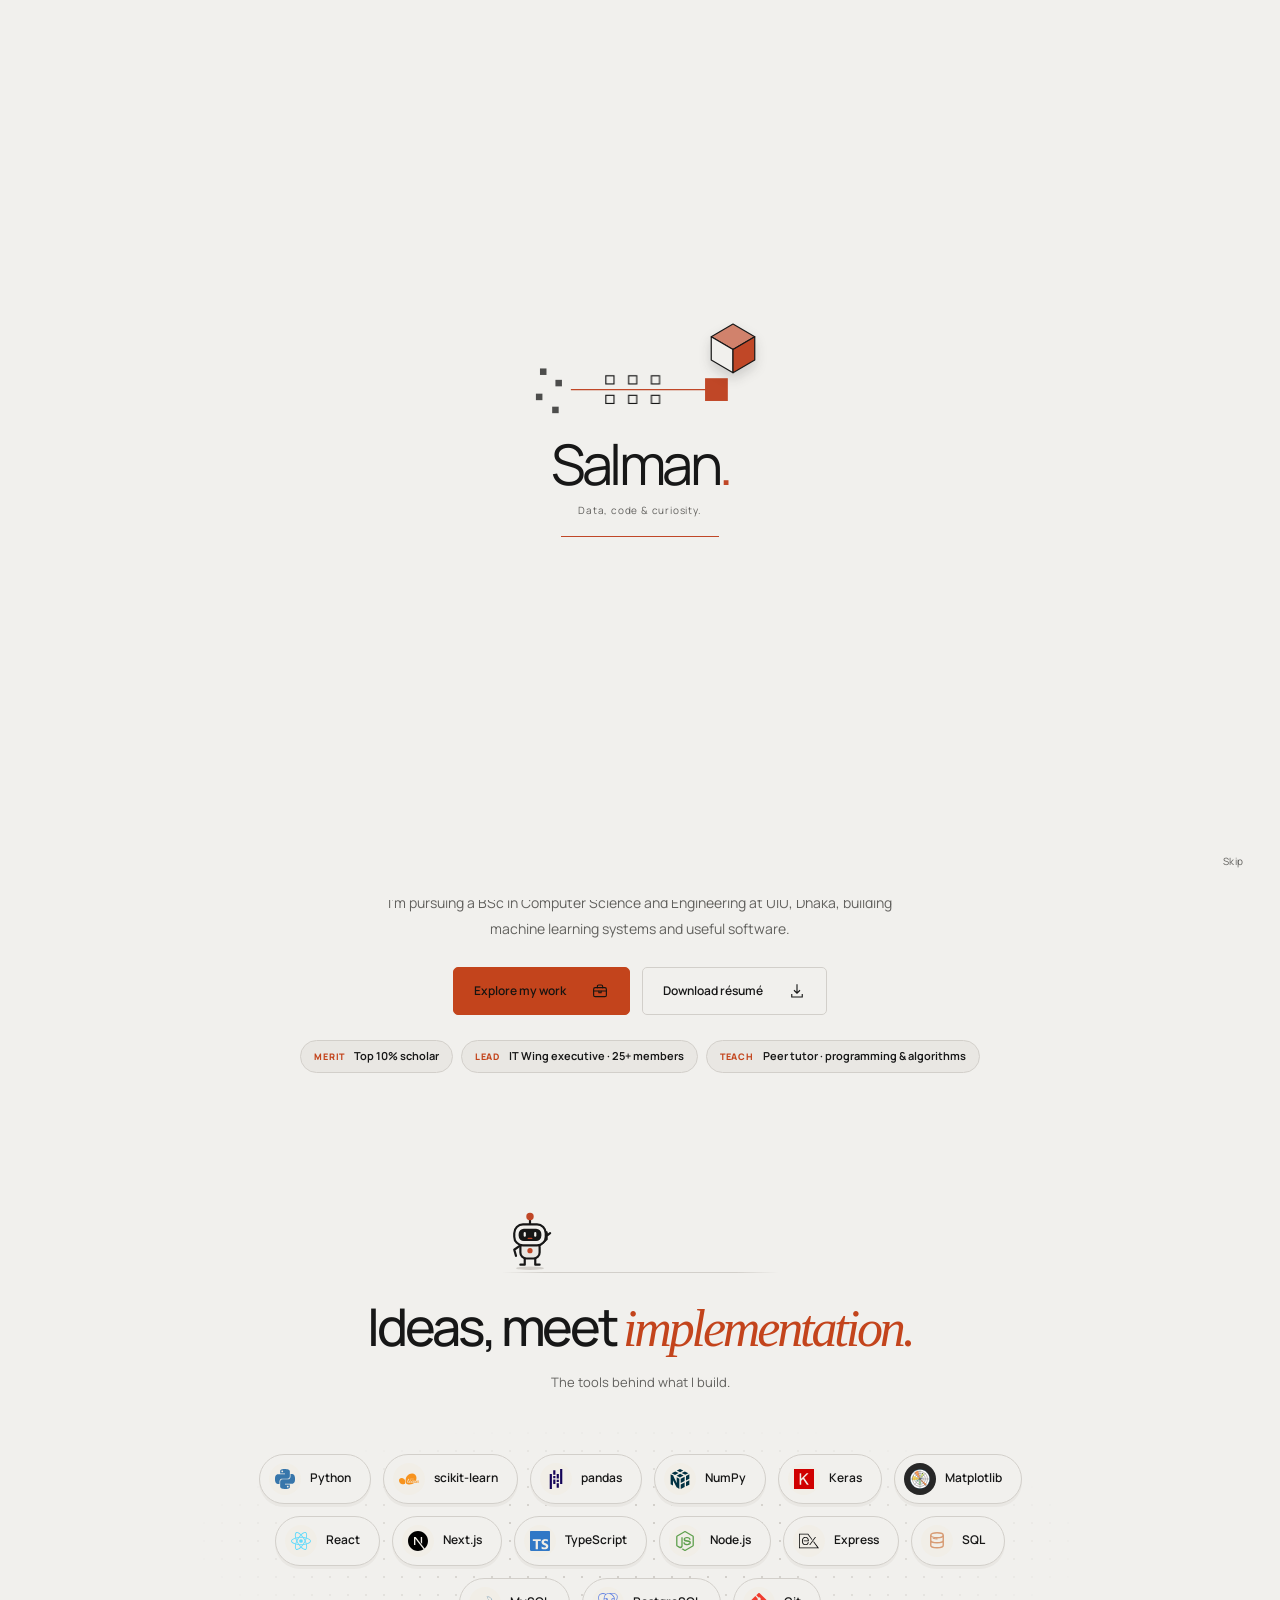
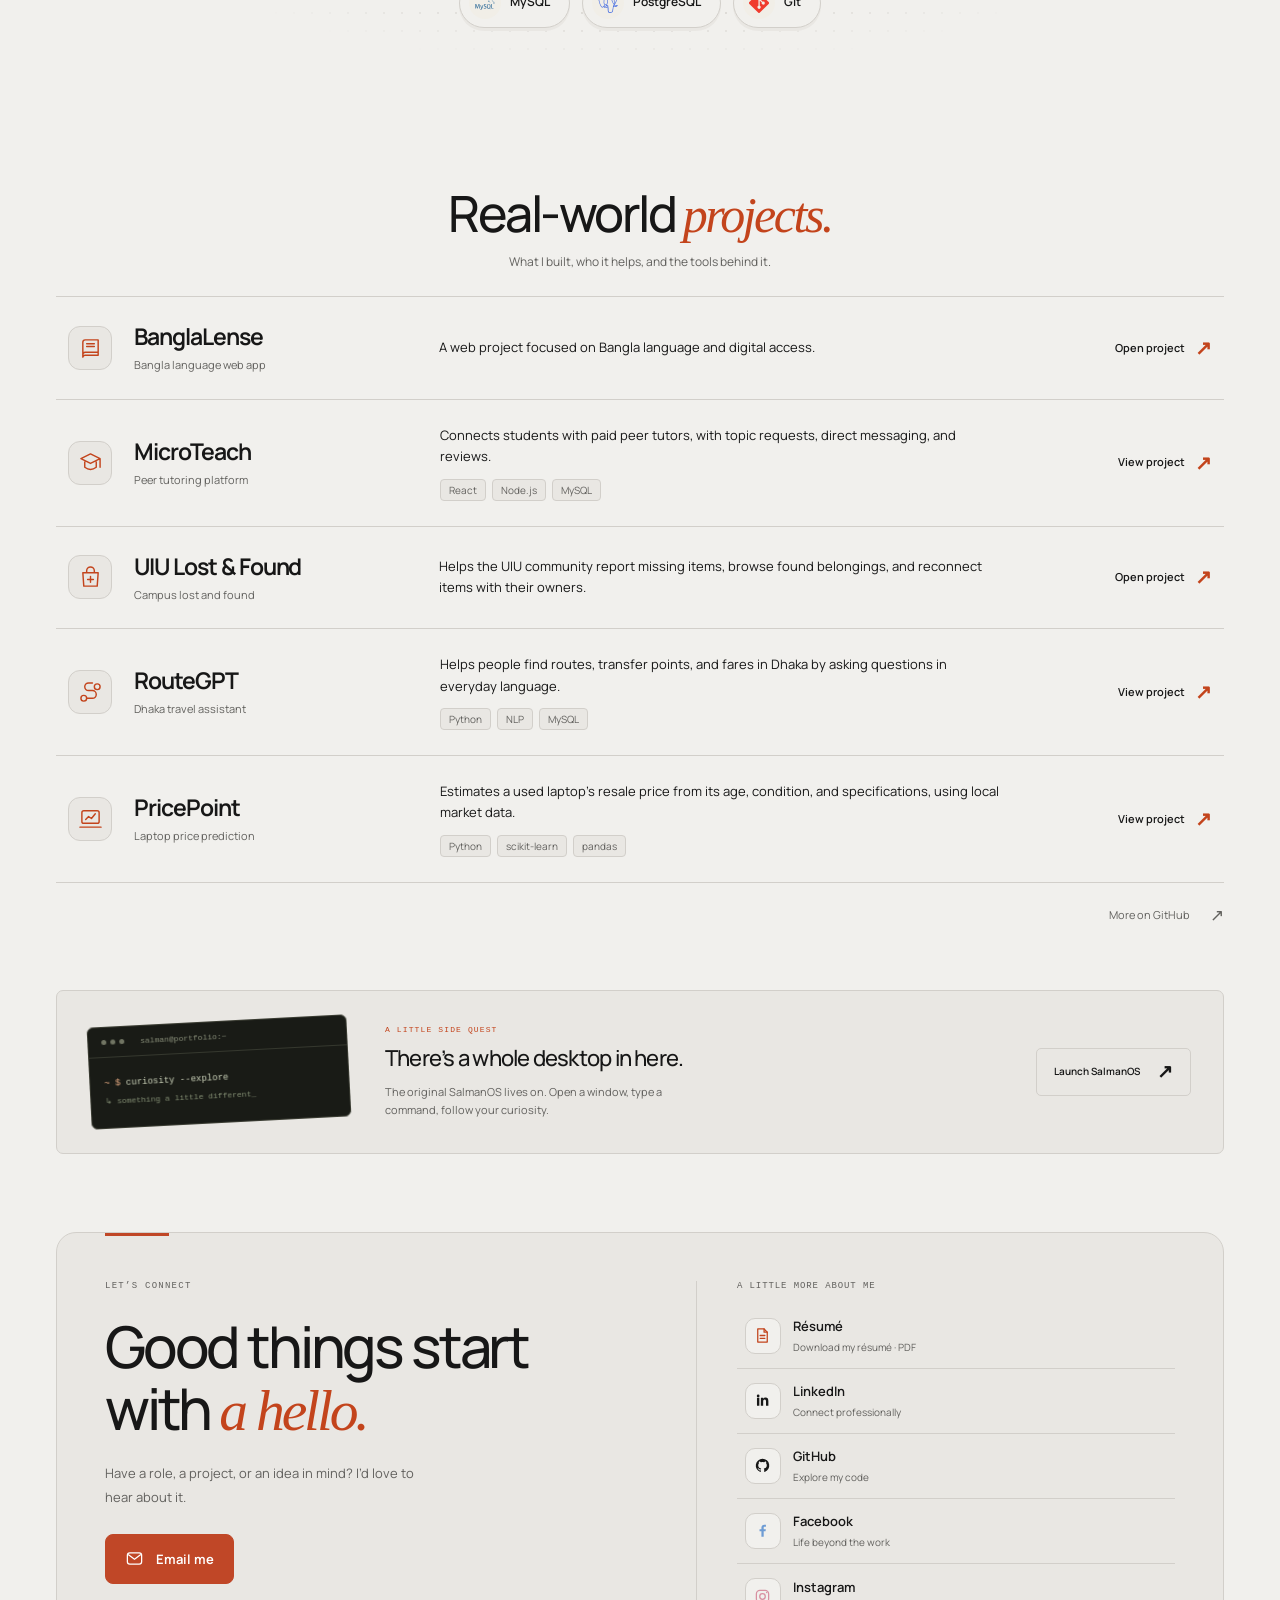
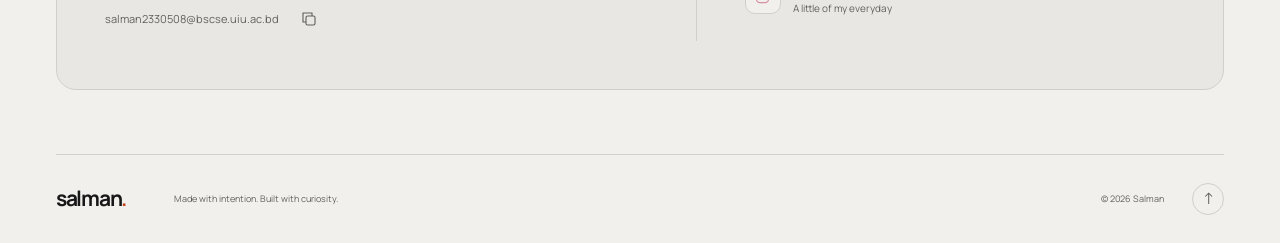
<file: index.html>
<!DOCTYPE html>
<html lang="en">
<head>
  <meta charset="UTF-8" />
  <meta name="viewport" content="width=device-width, initial-scale=1" />
  <meta name="theme-color" content="#c04727" />
  <meta name="description" content="Salman is a Computer Science and Engineering undergraduate at United International University in Dhaka, building machine learning pipelines and useful web applications. Explore PricePoint, RouteGPT, and MicroTeach." />
  <meta name="author" content="Salman" />
  <meta property="og:type" content="website" />
  <meta property="og:title" content="Salman — Data, code & curiosity" />
  <meta property="og:description" content="Machine learning, thoughtful software, and a little curiosity. Selected work by Salman, a Computer Science and Engineering undergraduate in Dhaka." />
  <meta property="og:url" content="https://deepsalman.github.io/Portfolio/" />
  <meta property="og:image" content="https://deepsalman.github.io/Portfolio/assets/images/social-preview.png" />
  <meta name="twitter:card" content="summary_large_image" />
  <link rel="canonical" href="https://deepsalman.github.io/Portfolio/" />
  <link rel="icon" href="assets/images/favicon.svg?v=orange-cube" type="image/svg+xml" />
  <link rel="preload" href="assets/fonts/manrope-variable.ttf" as="font" type="font/ttf" crossorigin />
  <link rel="stylesheet" href="assets/css/style.css?v=contact-panel" />
  <script src="assets/js/theme.js?v=mono-paper"></script>
  <script type="module" src="assets/js/main.js?v=toolkit-robot"></script>
  <title>Salman — Data, code & curiosity</title>
  <script type="application/ld+json">{"@context":"https://schema.org","@type":"ProfilePage","mainEntity":{"@type":"Person","name":"Salman","url":"https://deepsalman.github.io/Portfolio/","image":"https://deepsalman.github.io/Portfolio/assets/images/salman-portrait.webp","description":"Computer Science and Engineering undergraduate at United International University, Dhaka, exploring machine learning and useful software.","sameAs":["https://github.com/DeepSalman","https://www.linkedin.com/in/deepsalman/"]}}</script>
</head>
<body>
  <div class="boot-screen" id="boot-screen" role="status" aria-live="polite" aria-label="Loading Salman's portfolio">
    <div class="boot-center">
      <div class="boot-symbol" aria-hidden="true">
        <svg viewBox="0 0 300 90" fill="none" xmlns="http://www.w3.org/2000/svg">
          <path class="boot-track" d="M65 45H235" />
          <path class="boot-track-active" d="M65 45H235" />
          <g class="boot-input"><rect x="27" y="19" width="8" height="8"/><rect x="46" y="33" width="8" height="8"/><rect x="22" y="50" width="8" height="8"/><rect x="42" y="66" width="8" height="8"/></g>
          <g class="boot-matrix"><g><rect x="108" y="28" width="10" height="10"/><rect x="108" y="52" width="10" height="10"/></g><g><rect x="136" y="28" width="10" height="10"/><rect x="136" y="52" width="10" height="10"/></g><g><rect x="164" y="28" width="10" height="10"/><rect x="164" y="52" width="10" height="10"/></g></g>
          <rect class="boot-result" x="230" y="31" width="28" height="28" />
        </svg>
        <span class="boot-cube"><svg viewBox="0 0 80 80" xmlns="http://www.w3.org/2000/svg" aria-hidden="true"><path class="boot-cube-top" d="M40 8 69 25 40 42 11 25Z"/><path class="boot-cube-left" d="M11 25 40 42v31L11 56Z"/><path class="boot-cube-right" d="M69 25 40 42v31l29-17Z"/></svg></span>
      </div>
      <div class="boot-copy"><h2>Salman<span>.</span></h2><p>Data, code &amp; curiosity.</p></div>
      <div class="boot-progress" aria-hidden="true"><span></span></div>
    </div>
    <button class="boot-skip" id="boot-skip" type="button">Skip</button>
    <div class="boot-wipe" aria-hidden="true"></div>
  </div>
  <a class="skip-link" href="#main">Skip to content</a>
  <div class="sticky-name-bar"><a class="footer-brand sticky-name" href="#main"><span class="sticky-name-text">Salman</span><span class="sticky-cube-wrap" aria-hidden="true"><svg viewBox="0 0 80 80" xmlns="http://www.w3.org/2000/svg"><path class="sticky-cube-top" d="M40 8 69 25 40 42 11 25Z"/><path class="sticky-cube-left" d="M11 25 40 42v31L11 56Z"/><path class="sticky-cube-right" d="M69 25 40 42v31l29-17Z"/></svg></span></a></div>
  <header class="site-header">
    <nav class="nav container" aria-label="Main navigation">
      <div class="nav-actions">
        <button class="theme-toggle" type="button" data-theme-toggle aria-label="Switch to light theme" title="Switch theme"><svg viewBox="0 0 24 24" width="19" height="19" fill="none" stroke="currentColor" stroke-width="1.5" aria-hidden="true"><circle cx="12" cy="12" r="4"/><path d="M12 2v2m0 16v2M2 12h2m16 0h2M5 5l1.4 1.4m11.2 11.2L19 19M5 19l1.4-1.4M17.6 6.4 19 5"/></svg></button>
        <button class="menu-toggle" type="button" aria-expanded="false" aria-controls="nav-links" aria-label="Open navigation"><span></span><span></span></button>
      </div>
      <div class="nav-links" id="nav-links">
        <a class="nav-link" href="#about">About</a><a class="nav-link" href="#toolkit">Toolkit</a><a class="nav-link" href="#work">Work</a>
      </div>
      <a class="nav-contact" href="#contact">Let’s talk <svg viewBox="0 0 24 24" width="17" height="17" fill="none" stroke="currentColor" stroke-width="1.6" stroke-linecap="round" stroke-linejoin="round" aria-hidden="true"><path d="M20 11.5a7.5 7.5 0 0 1-7.5 7.5H5l1.8-3A7.5 7.5 0 1 1 20 11.5Z"/><path d="M8.5 11.5h7"/></svg></a>
    </nav>
  </header>

  <main id="main">
    <section class="hero container" aria-labelledby="hero-title">
      <div class="hero-scene">
        <div class="hero-scene-grid" aria-hidden="true"></div>
        <span class="hero-sticker sticker-degree">BSc · CSE<br><small>UIU · 2024—28</small></span>
        <span class="hero-sticker sticker-data">DATA<br><strong>→ INSIGHT</strong></span>
        <span class="hero-sticker sticker-build">MACHINE LEARNING<br><strong>&amp; USEFUL SOFTWARE</strong></span>
        <span class="hero-sticker sticker-uiu">COMPUTER SCIENCE<br><strong>MEETS CURIOSITY</strong></span>
        <div class="portrait-stage">
          <div class="portrait-photo"><img class="hero-portrait" src="assets/images/salman-portrait.webp" width="900" height="1200" fetchpriority="high" alt="Salman wearing a dark suit and glasses" /></div>
        </div>
      </div>
      <div class="hero-copy" id="about">
        <p class="hero-intro">Hello, I’m Salman.</p>
        <h1 id="hero-title" tabindex="-1">Made with intention.<br>Built with <em>curiosity.</em></h1>
        <p class="hero-description">I’m pursuing a BSc in Computer Science and Engineering at UIU, Dhaka, building machine learning systems and useful software.</p>
        <div class="hero-actions"><a class="button button-primary" href="#work">Explore my work <svg viewBox="0 0 24 24" width="18" height="18" fill="none" stroke="currentColor" stroke-width="1.5" stroke-linecap="round" stroke-linejoin="round" aria-hidden="true"><rect x="3.5" y="7.5" width="17" height="12" rx="2"/><path d="M8.5 7.5V5.8A1.8 1.8 0 0 1 10.3 4h3.4a1.8 1.8 0 0 1 1.8 1.8v1.7M3.5 12h17m-10-0.1v2.4h3v-2.4"/></svg></a><a class="button button-secondary" href="assets/images/Salman_CV.pdf" download="Salman-Resume.pdf">Download résumé <svg viewBox="0 0 24 24" width="18" height="18" fill="none" stroke="currentColor" stroke-width="1.5" aria-hidden="true"><path d="M12 3v12m-4-4 4 4 4-4M5 16v4h14v-4"/></svg></a></div>
        <ul class="hero-highlights" aria-label="At a glance">
          <li><span>Merit</span><strong>Top 10% scholar</strong></li>
          <li><span>Lead</span><strong>IT Wing executive · 25+ members</strong></li>
          <li><span>Teach</span><strong>Peer tutor · programming &amp; algorithms</strong></li>
        </ul>
      </div>
    </section>

    <section class="section container" id="toolkit" aria-labelledby="toolkit-title">
      <div class="toolkit-heading" data-reveal>
        <div class="robot-runway" data-robot-runway>
          <button class="toolkit-robot" type="button" aria-label="Say hello to the little robot" title="Say hello!">
            <svg viewBox="0 0 64 72" fill="none" aria-hidden="true">
              <ellipse cx="32" cy="67" rx="16" ry="2" fill="var(--line)" />
              <g class="robot-character" stroke="currentColor" stroke-width="2.5" stroke-linecap="round" stroke-linejoin="round">
                <path class="robot-leg robot-leg-left" d="M26 54v9h-5" />
                <path class="robot-leg robot-leg-right" d="M38 54v9h5" />
                <path class="robot-arm-left" d="m21 41-7 5 2 7" />
                <g class="robot-wave"><path d="m43 41 8-7v-8m0 4 4-3m-4 0-3-3" /></g>
                <rect x="21" y="36" width="22" height="20" rx="7" fill="var(--surface)" />
                <path d="M32 17v-6" /><circle cx="32" cy="8" r="3" fill="var(--nav-orange)" stroke="var(--nav-orange)" />
                <rect x="14" y="17" width="36" height="24" rx="10" fill="var(--bg)" />
                <rect x="19" y="22" width="26" height="14" rx="6" fill="var(--text)" stroke="none" />
                <g class="robot-eyes" stroke="var(--bg)"><path d="M26 27v3m12-3v3" /></g>
                <path d="M30 33h4" stroke="var(--nav-orange)" stroke-width="1.5" />
                <circle cx="32" cy="47" r="3" fill="var(--nav-orange)" stroke="none" />
              </g>
            </svg>
          </button>
        </div>
        <h2 id="toolkit-title">Ideas, meet <em>implementation.</em></h2>
        <p>The tools behind what I build.</p>
      </div>
      <ul class="toolkit-stack" aria-label="Technologies I use" data-reveal>
        <li><span class="toolkit-mark"><img src="assets/icons/python.svg" alt="" loading="lazy" decoding="async" /></span>Python</li>
        <li><span class="toolkit-mark"><img src="assets/icons/scikitlearn.svg" alt="" loading="lazy" decoding="async" /></span>scikit-learn</li>
        <li><span class="toolkit-mark"><img src="assets/icons/pandas.svg" alt="" loading="lazy" decoding="async" /></span>pandas</li>
        <li><span class="toolkit-mark"><img src="assets/icons/numpy.svg" alt="" loading="lazy" decoding="async" /></span>NumPy</li>
        <li><span class="toolkit-mark"><img src="assets/icons/keras.svg" alt="" loading="lazy" decoding="async" /></span>Keras</li>
        <li><span class="toolkit-mark is-dark"><img src="assets/icons/matplotlib.svg" alt="" loading="lazy" decoding="async" /></span>Matplotlib</li>
        <li><span class="toolkit-mark"><img src="assets/icons/react.svg" alt="" loading="lazy" decoding="async" /></span>React</li>
        <li><span class="toolkit-mark"><img src="assets/icons/nextdotjs.svg" alt="" loading="lazy" decoding="async" /></span>Next.js</li>
        <li><span class="toolkit-mark"><img src="assets/icons/typescript.svg" alt="" loading="lazy" decoding="async" /></span>TypeScript</li>
        <li><span class="toolkit-mark"><img src="assets/icons/nodedotjs.svg" alt="" loading="lazy" decoding="async" /></span>Node.js</li>
        <li><span class="toolkit-mark"><img src="assets/icons/express.svg" alt="" loading="lazy" decoding="async" /></span>Express</li>
        <li><span class="toolkit-mark"><img src="assets/icons/database.svg" alt="" loading="lazy" decoding="async" /></span>SQL</li>
        <li><span class="toolkit-mark"><img src="assets/icons/mysql.svg" alt="" loading="lazy" decoding="async" /></span>MySQL</li>
        <li><span class="toolkit-mark"><img src="assets/icons/postgresql.svg" alt="" loading="lazy" decoding="async" /></span>PostgreSQL</li>
        <li><span class="toolkit-mark"><img src="assets/icons/git.svg" alt="" loading="lazy" decoding="async" /></span>Git</li>
      </ul>
    </section>

    <section class="section container" id="work" aria-labelledby="work-title">
      <div class="section-heading work-heading" data-reveal><h2 id="work-title">Real-world <em>projects.</em></h2><p>What I built, who it helps, and the tools behind it.</p></div>
      <!-- PROJECTS:START -->
      <ul class="work-list" id="project-grid" aria-label="Selected projects">
        <li class="work-item" data-reveal>
          <a class="work-project" href="https://banglalens.vercel.app/" target="_blank" rel="noopener noreferrer" aria-label="Open project: BanglaLense — Bangla language web app">
            <span class="work-icon" aria-hidden="true"><svg viewBox="0 0 24 24" fill="none" stroke="currentColor" stroke-width="1.5" stroke-linecap="round" stroke-linejoin="round"><path d="M4 5.5A2.5 2.5 0 0 1 6.5 3H20v16H6.5A2.5 2.5 0 0 0 4 21zM4 5.5v13A2.5 2.5 0 0 1 6.5 16H20M8 7h8m-8 3h8"/></svg></span>
            <div class="work-name"><h3>BanglaLense</h3><span>Bangla language web app</span></div>
            <div class="work-summary"><p>A web project focused on Bangla language and digital access.</p></div>
            <span class="work-link">Open project <span aria-hidden="true">↗</span></span>
          </a>
        </li>
        <li class="work-item" data-reveal>
          <a class="work-project" href="projects/microteach.html" aria-label="View project: MicroTeach — Peer tutoring platform">
            <span class="work-icon" aria-hidden="true"><svg viewBox="0 0 24 24" fill="none" stroke="currentColor" stroke-width="1.5" stroke-linecap="round" stroke-linejoin="round"><path d="m2 8 10-5 10 5-10 5-10-5Zm4 3v6c4 3 8 3 12 0v-6m4-3v9"/></svg></span>
            <div class="work-name"><h3>MicroTeach</h3><span>Peer tutoring platform</span></div>
            <div class="work-summary"><p>Connects students with paid peer tutors, with topic requests, direct messaging, and reviews.</p><ul class="work-tech" aria-label="Key technologies"><li>React</li><li>Node.js</li><li>MySQL</li></ul></div>
            <span class="work-link">View project <span aria-hidden="true">↗</span></span>
          </a>
        </li>
        <li class="work-item" data-reveal>
          <a class="work-project" href="https://uiu-lost-and-found.vercel.app/" target="_blank" rel="noopener noreferrer" aria-label="Open project: UIU Lost &amp; Found — Campus lost and found">
            <span class="work-icon" aria-hidden="true"><svg viewBox="0 0 24 24" fill="none" stroke="currentColor" stroke-width="1.5" stroke-linecap="round" stroke-linejoin="round"><path d="M4 7h16l-1 14H5L4 7Zm4 0V5a4 4 0 0 1 8 0v2m-4 4v6m-3-3h6"/></svg></span>
            <div class="work-name"><h3>UIU Lost &amp; Found</h3><span>Campus lost and found</span></div>
            <div class="work-summary"><p>Helps the UIU community report missing items, browse found belongings, and reconnect items with their owners.</p></div>
            <span class="work-link">Open project <span aria-hidden="true">↗</span></span>
          </a>
        </li>
        <li class="work-item" data-reveal>
          <a class="work-project" href="projects/routegpt.html" aria-label="View project: RouteGPT — Dhaka travel assistant">
            <span class="work-icon" aria-hidden="true"><svg viewBox="0 0 24 24" fill="none" stroke="currentColor" stroke-width="1.5" stroke-linecap="round" stroke-linejoin="round"><circle cx="5" cy="18" r="3"/><circle cx="19" cy="6" r="3"/><path d="M8 18h6a4 4 0 0 0 0-8h-4a4 4 0 0 1 0-8h4"/></svg></span>
            <div class="work-name"><h3>RouteGPT</h3><span>Dhaka travel assistant</span></div>
            <div class="work-summary"><p>Helps people find routes, transfer points, and fares in Dhaka by asking questions in everyday language.</p><ul class="work-tech" aria-label="Key technologies"><li>Python</li><li>NLP</li><li>MySQL</li></ul></div>
            <span class="work-link">View project <span aria-hidden="true">↗</span></span>
          </a>
        </li>
        <li class="work-item" data-reveal>
          <a class="work-project" href="projects/pricepoint.html" aria-label="View project: PricePoint — Laptop price prediction">
            <span class="work-icon" aria-hidden="true"><svg viewBox="0 0 24 24" fill="none" stroke="currentColor" stroke-width="1.5" stroke-linecap="round" stroke-linejoin="round"><rect x="3" y="4" width="18" height="13" rx="2"/><path d="M1 21h22M7 13l3-3 3 2 4-5"/></svg></span>
            <div class="work-name"><h3>PricePoint</h3><span>Laptop price prediction</span></div>
            <div class="work-summary"><p>Estimates a used laptop’s resale price from its age, condition, and specifications, using local market data.</p><ul class="work-tech" aria-label="Key technologies"><li>Python</li><li>scikit-learn</li><li>pandas</li></ul></div>
            <span class="work-link">View project <span aria-hidden="true">↗</span></span>
          </a>
        </li>
      </ul>
      <!-- PROJECTS:END -->
      <div class="work-footer"><a class="text-link" href="https://github.com/DeepSalman" target="_blank" rel="noopener noreferrer">More on GitHub <span aria-hidden="true">↗</span></a></div>
    </section>

    <section class="os-invite container" aria-labelledby="os-invite-title" data-reveal><div class="os-preview" aria-hidden="true"><div class="os-preview-bar"><i></i><i></i><i></i><span>salman@portfolio:~</span></div><div class="os-preview-body"><span>~ $</span> curiosity --explore<br><span class="os-preview-result">↳ something a little different_</span></div></div><div class="os-invite-copy"><p class="eyebrow">A LITTLE SIDE QUEST</p><h2 id="os-invite-title">There’s a whole desktop in here.</h2><p>The original SalmanOS lives on. Open a window, type a command, follow your curiosity.</p></div><button class="button button-secondary" data-open-os type="button">Launch SalmanOS <span aria-hidden="true">↗</span></button></section>

    <section class="contact-section container" id="contact" aria-labelledby="contact-title">
      <div class="contact-panel" data-reveal>
        <div class="contact-intro">
          <span class="contact-kicker">LET’S CONNECT</span>
          <h2 id="contact-title">Good things start<br>with <em>a hello.</em></h2>
          <p>Have a role, a project, or an idea in mind? I’d love to hear about it.</p>
          <a class="contact-email" href="mailto:salman2330508@bscse.uiu.ac.bd"><svg viewBox="0 0 24 24" fill="none" stroke="currentColor" stroke-width="1.6" aria-hidden="true"><rect x="3" y="5" width="18" height="14" rx="3"/><path d="m4 7 8 6 8-6"/></svg>Email me</a>
          <div class="email-row"><a href="mailto:salman2330508@bscse.uiu.ac.bd">salman2330508@bscse.uiu.ac.bd</a><button type="button" class="copy-button" data-copy-email aria-label="Copy email address" title="Copy email address"><svg viewBox="0 0 24 24" width="18" height="18" fill="none" stroke="currentColor" stroke-width="1.5" aria-hidden="true"><rect x="8" y="8" width="12" height="12" rx="2"/><path d="M16 8V4H4v12h4"/></svg></button></div>
        </div>
        <div class="contact-details"><span class="contact-small-label">A LITTLE MORE ABOUT ME</span><nav class="social-links" aria-label="Resume and social profiles">
        <a class="social-link" href="assets/images/Salman_CV.pdf" download="Salman-Resume.pdf"><span class="social-icon" aria-hidden="true"><svg viewBox="0 0 24 24"><path d="M6 3.75h8l4 4v12.5H6z"/><path d="M14 3.75v4h4M9 12h6m-6 3.5h6"/></svg></span><span class="social-copy"><strong>Résumé</strong><small>Download my résumé · PDF</small></span></a>
        <a class="social-link" href="https://www.linkedin.com/in/deepsalman/" target="_blank" rel="noopener noreferrer"><span class="social-icon social-icon-linkedin" aria-hidden="true"><svg viewBox="0 0 24 24"><path d="M5 8.5h3v10H5zm1.5-4a1.75 1.75 0 1 0 0 3.5 1.75 1.75 0 0 0 0-3.5M10 8.5h2.9v1.4h.05a3.18 3.18 0 0 1 2.85-1.57c3.05 0 3.62 2 3.62 4.6v5.57h-3v-4.94c0-1.18-.02-2.7-1.65-2.7s-1.9 1.29-1.9 2.62v5.02h-3z"/></svg></span><span class="social-copy"><strong>LinkedIn</strong><small>Connect professionally</small></span></a>
        <a class="social-link" href="https://github.com/DeepSalman" target="_blank" rel="noopener noreferrer"><span class="social-icon" aria-hidden="true"><svg viewBox="0 0 24 24"><path d="M12 3.5a8.5 8.5 0 0 0-2.69 16.56c.43.08.58-.19.58-.42v-1.5c-2.36.51-2.86-1-2.86-1-.39-.98-.95-1.24-.95-1.24-.77-.53.06-.52.06-.52.85.06 1.3.87 1.3.87.76 1.3 2  .92 2.48.7.08-.55.3-.92.54-1.13-1.88-.21-3.86-.94-3.86-4.19 0-.92.33-1.68.87-2.27-.09-.22-.38-1.08.08-2.24 0 0 .71-.23 2.34.87a8.13 8.13 0 0 1 4.26 0c1.63-1.1 2.34-.87 2.34-.87.46 1.16.17 2.02.08 2.24.54.59.87 1.35.87 2.27 0 3.26-1.98 3.98-3.87 4.19.3.26.57.78.57 1.57v2.25c0 .23.15.5.59.42A8.5 8.5 0 0 0 12 3.5Z"/></svg></span><span class="social-copy"><strong>GitHub</strong><small>Explore my code</small></span></a>
        <a class="social-link" href="https://www.facebook.com/salman.farsi.805110/" target="_blank" rel="noopener noreferrer"><span class="social-icon social-icon-facebook" aria-hidden="true"><svg viewBox="0 0 24 24"><path d="M13.5 20v-7h2.35l.35-2.72H13.5V8.54c0-.79.22-1.33 1.37-1.33h1.46V4.78c-.25-.03-1.12-.11-2.13-.11-2.11 0-3.56 1.29-3.56 3.66v1.95H8.25V13h2.39v7z"/></svg></span><span class="social-copy"><strong>Facebook</strong><small>Life beyond the work</small></span></a>
        <a class="social-link" href="https://www.instagram.com/__salman.farsi__/" target="_blank" rel="noopener noreferrer"><span class="social-icon social-icon-instagram" aria-hidden="true"><svg viewBox="0 0 24 24"><rect x="4.25" y="4.25" width="15.5" height="15.5" rx="4.5"/><circle cx="12" cy="12" r="3.5"/><circle class="icon-dot" cx="17.3" cy="6.9" r=".9"/></svg></span><span class="social-copy"><strong>Instagram</strong><small>A little of my everyday</small></span></a>
      </nav></div>
      </div>
    </section>
  </main>

  <footer class="site-footer container"><a class="footer-brand" href="#main">salman<span>.</span></a><span>Made with intention. Built with curiosity.</span><span>© <span data-year>2026</span> Salman</span><a href="#main" class="back-top" aria-label="Back to top">↑</a></footer>
  <div class="toast" role="status" aria-live="polite" id="toast"></div>
</body>
</html>
</file>
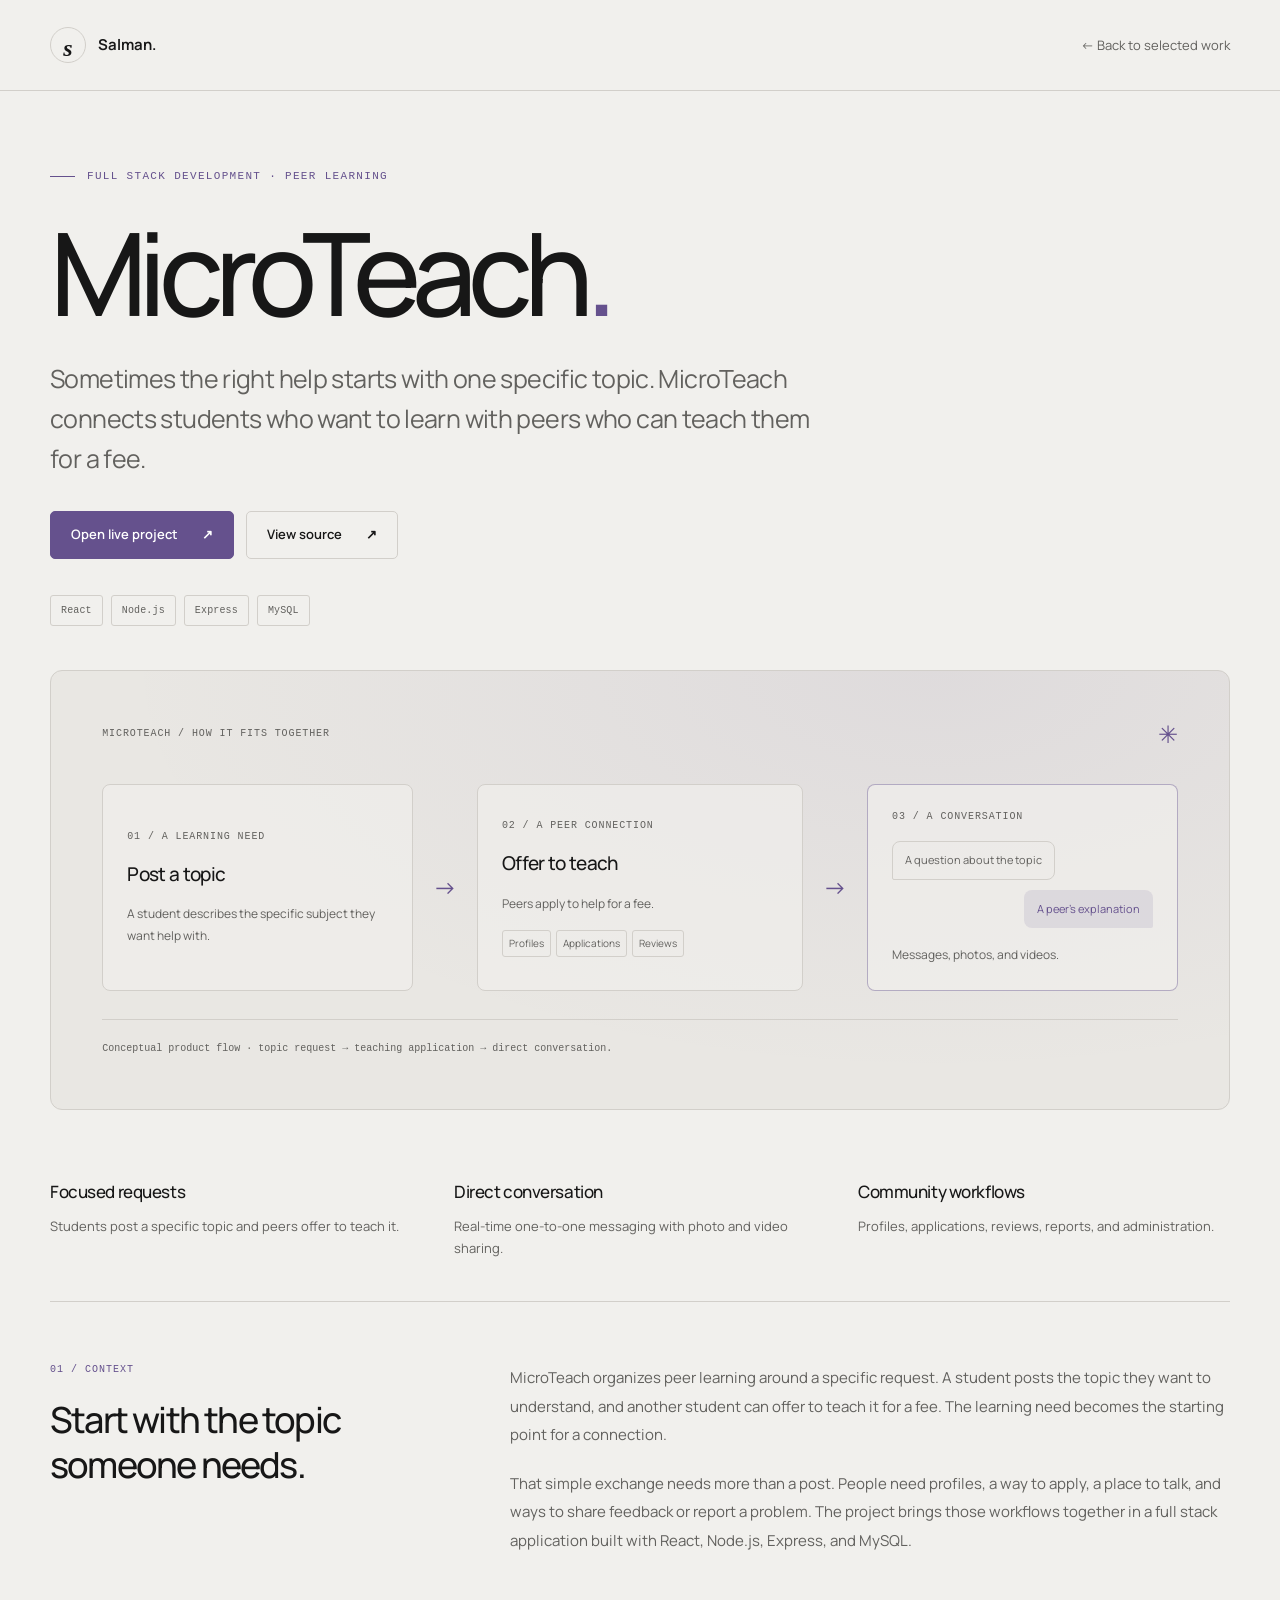
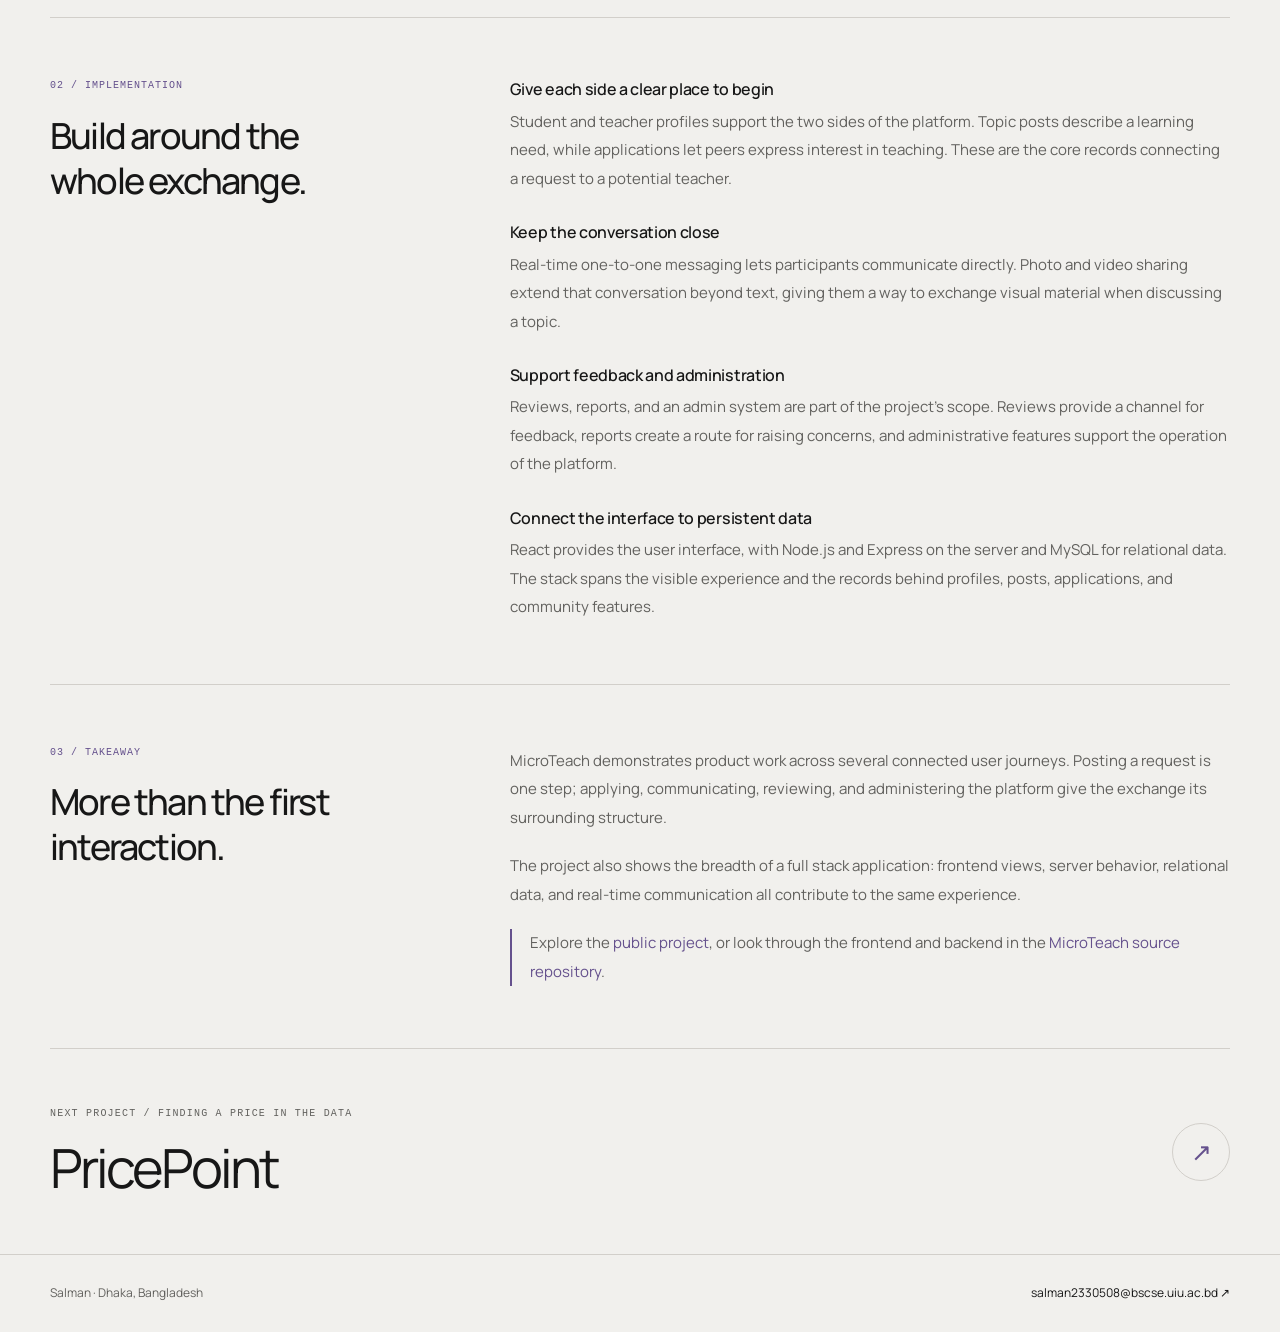
<file: projects/microteach.html>
<!DOCTYPE html>
<html lang="en">
<head>
  <meta charset="utf-8" />
  <meta name="viewport" content="width=device-width, initial-scale=1" />
  <script src="../assets/js/theme.js"></script>
  <meta name="theme-color" content="#151513" />
  <meta name="description" content="A peer teaching platform where students post specific learning needs and peers offer to teach them for a fee." />
  <meta name="author" content="Salman" />
  <meta property="og:type" content="article" />
  <meta property="og:title" content="MicroTeach — Salman" />
  <meta property="og:description" content="A peer teaching platform where students post specific learning needs and peers offer to teach them for a fee." />
  <meta property="og:url" content="https://deepsalman.github.io/Portfolio/projects/microteach.html" />
  <meta property="og:site_name" content="Salman · Selected Work" />
  <meta property="og:image" content="https://deepsalman.github.io/Portfolio/assets/images/social-preview.png" />
  <meta property="og:image:alt" content="Salman — selected work in machine learning, AI, and full stack development." />
  <meta name="twitter:card" content="summary_large_image" />
  <meta name="twitter:image" content="https://deepsalman.github.io/Portfolio/assets/images/social-preview.png" />
  <link rel="canonical" href="https://deepsalman.github.io/Portfolio/projects/microteach.html" />
  <link rel="icon" href="../assets/images/favicon.svg?v=orange-cube" type="image/svg+xml" />
  <link rel="preload" href="../assets/fonts/manrope-variable.ttf" as="font" type="font/ttf" crossorigin />
  <link rel="stylesheet" href="../assets/css/style.css" />
  <link rel="stylesheet" href="../assets/css/case-study.css" />
  <script src="../assets/js/main.js" type="module"></script>
  <title>MicroTeach — Salman</title>
</head>
<body class="case-page case-page--microteach">
  <a class="skip-link" href="#main">Skip to content</a>
  <header class="case-header">
    <div class="case-container case-header-inner">
      <a class="case-brand" href="../index.html" aria-label="Salman — home"><span class="case-monogram" aria-hidden="true">s</span>Salman.</a>
      <a class="case-back" href="../index.html#work">← Back to selected work</a>
    </div>
  </header>

  <main id="main" class="case-container">
    <div class="case-hero">
      <p class="case-eyebrow">Full stack development · Peer learning</p>
      <h1 class="case-title">MicroTeach<span>.</span></h1>
      <p class="case-intro">Sometimes the right help starts with one specific topic. MicroTeach connects students who want to learn with peers who can teach them for a fee.</p>
      <div class="case-actions">
        <a class="case-button case-button-primary" href="https://microteach-six.vercel.app" target="_blank" rel="noopener noreferrer">Open live project <span aria-hidden="true">↗</span></a>
          <a class="case-button" href="https://github.com/DeepSalman/MicroTeach" target="_blank" rel="noopener noreferrer">View source <span aria-hidden="true">↗</span></a>
      </div>
      <ul class="case-tags" aria-label="Technology stack"><li>React</li><li>Node.js</li><li>Express</li><li>MySQL</li></ul>
    </div>

    <figure class="case-figure">
      <div class="case-figure-top"><span class="case-figure-label">MicroTeach / How it fits together</span><span class="case-figure-mark" aria-hidden="true">✳</span></div>
      <div class="case-diagram">
          <div class="case-diagram-card">
            <span class="case-step-label">01 / A learning need</span>
            <h2 class="case-diagram-title">Post a topic</h2>
            <p>A student describes the specific subject they want help with.</p>
          </div>
          <span class="case-diagram-arrow" aria-hidden="true">→</span>
          <div class="case-diagram-card">
            <span class="case-step-label">02 / A peer connection</span>
            <h2 class="case-diagram-title">Offer to teach</h2>
            <p>Peers apply to help for a fee.</p>
            <ul class="case-feature-list"><li>Profiles</li><li>Applications</li><li>Reviews</li></ul>
          </div>
          <span class="case-diagram-arrow" aria-hidden="true">→</span>
          <div class="case-diagram-card is-accent">
            <span class="case-step-label">03 / A conversation</span>
            <div class="case-message">A question about the topic</div>
            <div class="case-message reply">A peer’s explanation</div>
            <p>Messages, photos, and videos.</p>
          </div>
      </div>
      <figcaption class="case-figure-caption">Conceptual product flow · topic request → teaching application → direct conversation.</figcaption>
    </figure>

    <ul class="case-highlights" aria-label="Project highlights">
        <li><strong>Focused requests</strong><span>Students post a specific topic and peers offer to teach it.</span></li>
        <li><strong>Direct conversation</strong><span>Real-time one-to-one messaging with photo and video sharing.</span></li>
        <li><strong>Community workflows</strong><span>Profiles, applications, reviews, reports, and administration.</span></li>
    </ul>

      <section class="case-section" aria-labelledby="section-1">
        <h2 class="case-section-title" id="section-1"><span class="case-section-number">01 / CONTEXT</span>Start with the topic someone needs.</h2>
        <div class="case-copy"><p>MicroTeach organizes peer learning around a specific request. A student posts the topic they want to understand, and another student can offer to teach it for a fee. The learning need becomes the starting point for a connection.</p>
              <p>That simple exchange needs more than a post. People need profiles, a way to apply, a place to talk, and ways to share feedback or report a problem. The project brings those workflows together in a full stack application built with React, Node.js, Express, and MySQL.</p></div>
      </section>

      <section class="case-section" aria-labelledby="section-2">
        <h2 class="case-section-title" id="section-2"><span class="case-section-number">02 / IMPLEMENTATION</span>Build around the whole exchange.</h2>
        <div class="case-copy"><h3>Give each side a clear place to begin</h3>
              <p>Student and teacher profiles support the two sides of the platform. Topic posts describe a learning need, while applications let peers express interest in teaching. These are the core records connecting a request to a potential teacher.</p>
              <h3>Keep the conversation close</h3>
              <p>Real-time one-to-one messaging lets participants communicate directly. Photo and video sharing extend that conversation beyond text, giving them a way to exchange visual material when discussing a topic.</p>
              <h3>Support feedback and administration</h3>
              <p>Reviews, reports, and an admin system are part of the project’s scope. Reviews provide a channel for feedback, reports create a route for raising concerns, and administrative features support the operation of the platform.</p>
              <h3>Connect the interface to persistent data</h3>
              <p>React provides the user interface, with Node.js and Express on the server and MySQL for relational data. The stack spans the visible experience and the records behind profiles, posts, applications, and community features.</p></div>
      </section>

      <section class="case-section" aria-labelledby="section-3">
        <h2 class="case-section-title" id="section-3"><span class="case-section-number">03 / TAKEAWAY</span>More than the first interaction.</h2>
        <div class="case-copy"><p>MicroTeach demonstrates product work across several connected user journeys. Posting a request is one step; applying, communicating, reviewing, and administering the platform give the exchange its surrounding structure.</p>
              <p>The project also shows the breadth of a full stack application: frontend views, server behavior, relational data, and real-time communication all contribute to the same experience.</p>
              <p class="case-note">Explore the <a href="https://microteach-six.vercel.app" target="_blank" rel="noopener noreferrer">public project</a>, or look through the frontend and backend in the <a href="https://github.com/DeepSalman/MicroTeach" target="_blank" rel="noopener noreferrer">MicroTeach source repository</a>.</p></div>
      </section>

    <nav aria-label="More selected work">
      <a class="case-next" href="pricepoint.html" aria-label="Next project: PricePoint — Finding a price in the data">
        <span><span class="case-next-label">Next project / Finding a price in the data</span><span class="case-next-title">PricePoint</span></span>
        <span class="case-next-arrow" aria-hidden="true">↗</span>
      </a>
    </nav>
  </main>

  <footer class="case-footer">
    <div class="case-container case-footer-inner">
      <span>Salman · Dhaka, Bangladesh</span>
      <a href="mailto:salman2330508@bscse.uiu.ac.bd">salman2330508@bscse.uiu.ac.bd ↗</a>
    </div>
  </footer>
</body>
</html>
</file>
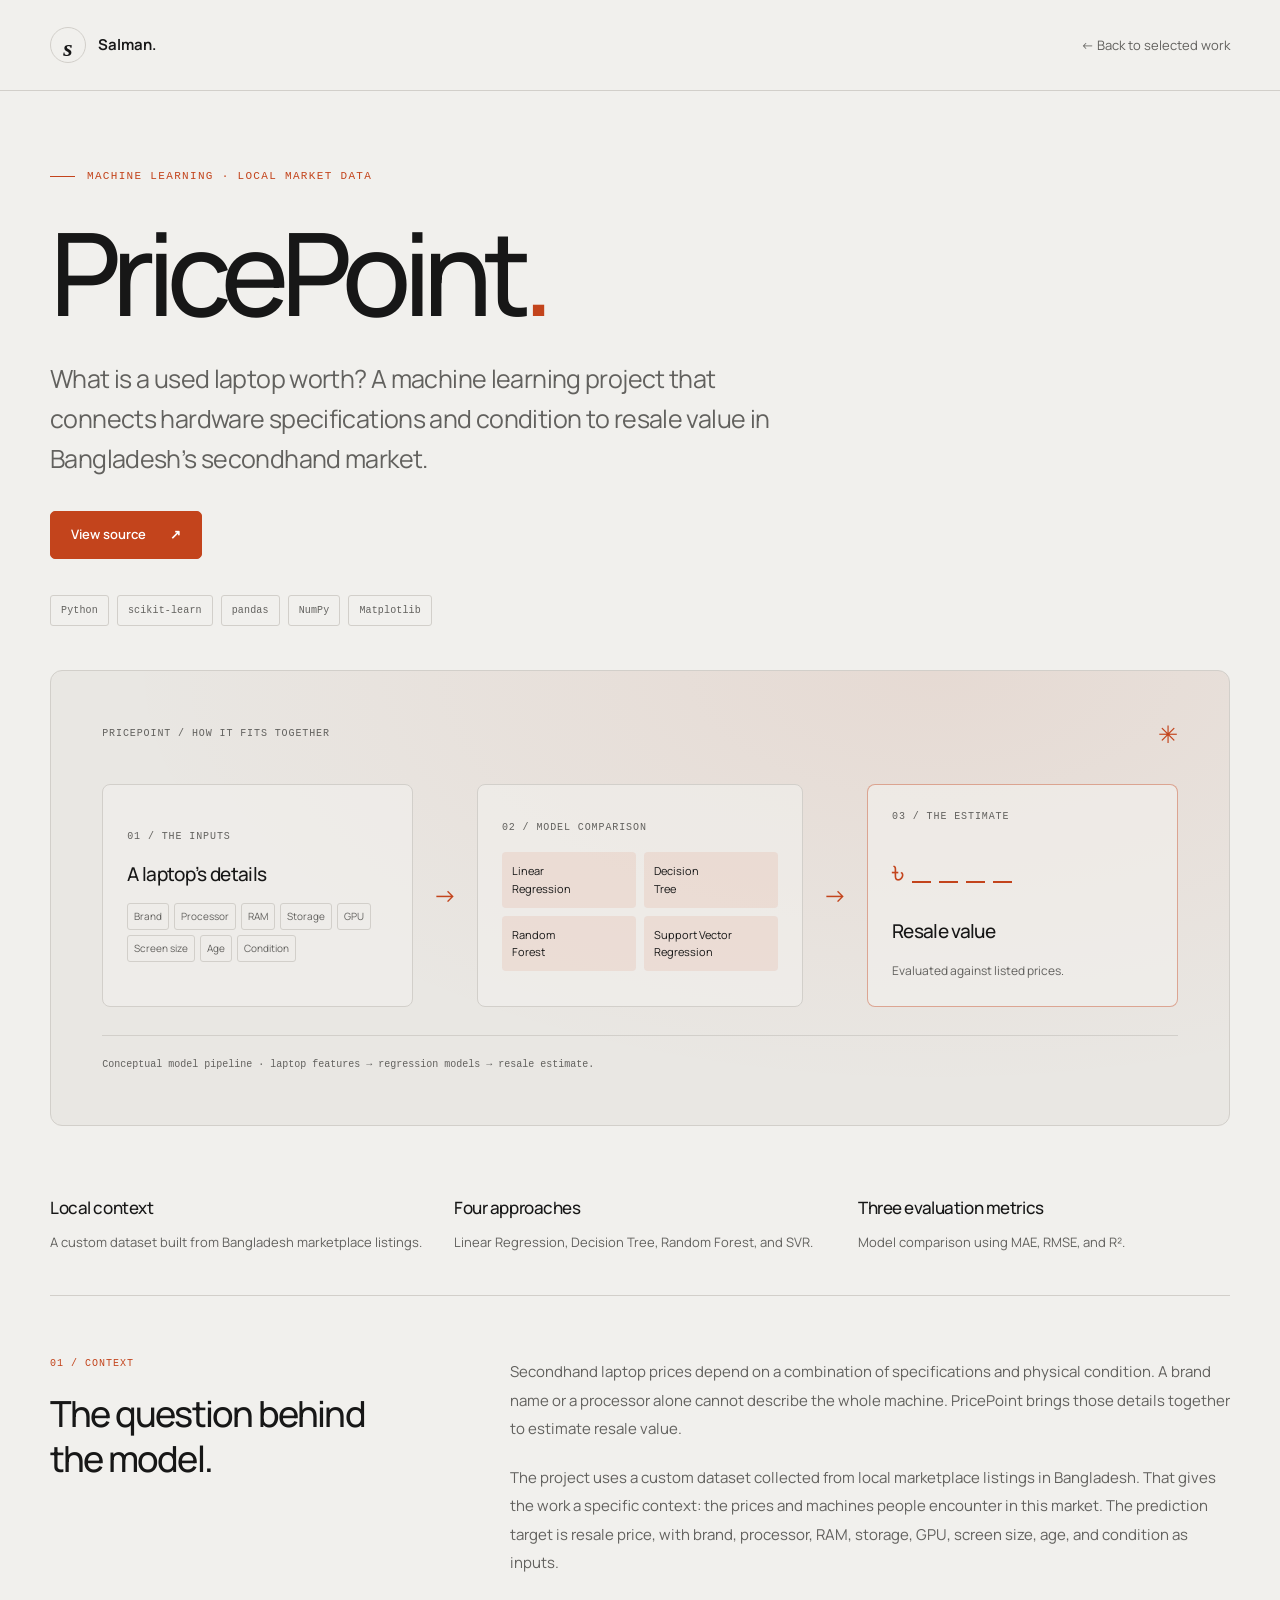
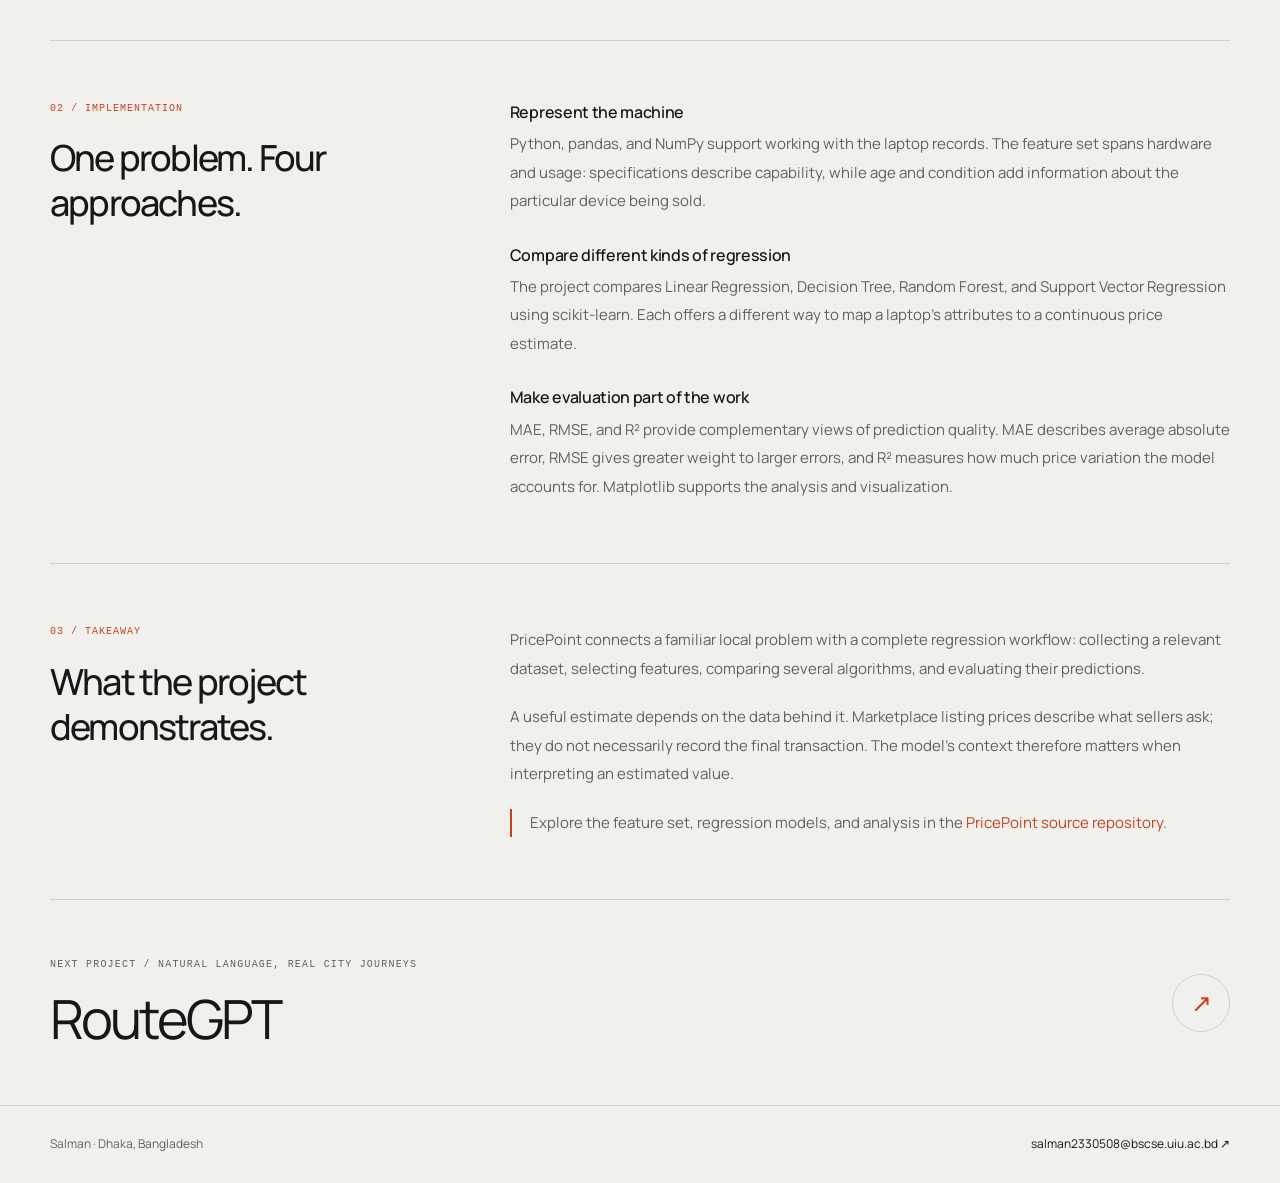
<file: projects/pricepoint.html>
<!DOCTYPE html>
<html lang="en">
<head>
  <meta charset="utf-8" />
  <meta name="viewport" content="width=device-width, initial-scale=1" />
  <script src="../assets/js/theme.js"></script>
  <meta name="theme-color" content="#151513" />
  <meta name="description" content="Estimating laptop resale value from hardware, age, and condition, using data from Bangladesh’s secondhand market." />
  <meta name="author" content="Salman" />
  <meta property="og:type" content="article" />
  <meta property="og:title" content="PricePoint — Salman" />
  <meta property="og:description" content="Estimating laptop resale value from hardware, age, and condition, using data from Bangladesh’s secondhand market." />
  <meta property="og:url" content="https://deepsalman.github.io/Portfolio/projects/pricepoint.html" />
  <meta property="og:site_name" content="Salman · Selected Work" />
  <meta property="og:image" content="https://deepsalman.github.io/Portfolio/assets/images/social-preview.png" />
  <meta property="og:image:alt" content="Salman — selected work in machine learning, AI, and full stack development." />
  <meta name="twitter:card" content="summary_large_image" />
  <meta name="twitter:image" content="https://deepsalman.github.io/Portfolio/assets/images/social-preview.png" />
  <link rel="canonical" href="https://deepsalman.github.io/Portfolio/projects/pricepoint.html" />
  <link rel="icon" href="../assets/images/favicon.svg?v=orange-cube" type="image/svg+xml" />
  <link rel="preload" href="../assets/fonts/manrope-variable.ttf" as="font" type="font/ttf" crossorigin />
  <link rel="stylesheet" href="../assets/css/style.css" />
  <link rel="stylesheet" href="../assets/css/case-study.css" />
  <script src="../assets/js/main.js" type="module"></script>
  <title>PricePoint — Salman</title>
</head>
<body class="case-page case-page--pricepoint">
  <a class="skip-link" href="#main">Skip to content</a>
  <header class="case-header">
    <div class="case-container case-header-inner">
      <a class="case-brand" href="../index.html" aria-label="Salman — home"><span class="case-monogram" aria-hidden="true">s</span>Salman.</a>
      <a class="case-back" href="../index.html#work">← Back to selected work</a>
    </div>
  </header>

  <main id="main" class="case-container">
    <div class="case-hero">
      <p class="case-eyebrow">Machine learning · Local market data</p>
      <h1 class="case-title">PricePoint<span>.</span></h1>
      <p class="case-intro">What is a used laptop worth? A machine learning project that connects hardware specifications and condition to resale value in Bangladesh’s secondhand market.</p>
      <div class="case-actions">
        <a class="case-button case-button-primary" href="https://github.com/DeepSalman/PricePoint" target="_blank" rel="noopener noreferrer">View source <span aria-hidden="true">↗</span></a>
      </div>
      <ul class="case-tags" aria-label="Technology stack"><li>Python</li><li>scikit-learn</li><li>pandas</li><li>NumPy</li><li>Matplotlib</li></ul>
    </div>

    <figure class="case-figure">
      <div class="case-figure-top"><span class="case-figure-label">PricePoint / How it fits together</span><span class="case-figure-mark" aria-hidden="true">✳</span></div>
      <div class="case-diagram">
          <div class="case-diagram-card">
            <span class="case-step-label">01 / The inputs</span>
            <h2 class="case-diagram-title">A laptop’s details</h2>
            <ul class="case-feature-list"><li>Brand</li><li>Processor</li><li>RAM</li><li>Storage</li><li>GPU</li><li>Screen size</li><li>Age</li><li>Condition</li></ul>
          </div>
          <span class="case-diagram-arrow" aria-hidden="true">→</span>
          <div class="case-diagram-card">
            <span class="case-step-label">02 / Model comparison</span>
            <ul class="case-models"><li>Linear<br>Regression</li><li>Decision<br>Tree</li><li>Random<br>Forest</li><li>Support Vector<br>Regression</li></ul>
          </div>
          <span class="case-diagram-arrow" aria-hidden="true">→</span>
          <div class="case-diagram-card is-accent">
            <span class="case-step-label">03 / The estimate</span>
            <div class="case-estimate" aria-hidden="true"><span>৳</span><i></i><i></i><i></i><i></i></div>
            <h2 class="case-diagram-title">Resale value</h2>
            <p>Evaluated against listed prices.</p>
          </div>
      </div>
      <figcaption class="case-figure-caption">Conceptual model pipeline · laptop features → regression models → resale estimate.</figcaption>
    </figure>

    <ul class="case-highlights" aria-label="Project highlights">
        <li><strong>Local context</strong><span>A custom dataset built from Bangladesh marketplace listings.</span></li>
        <li><strong>Four approaches</strong><span>Linear Regression, Decision Tree, Random Forest, and SVR.</span></li>
        <li><strong>Three evaluation metrics</strong><span>Model comparison using MAE, RMSE, and R².</span></li>
    </ul>

      <section class="case-section" aria-labelledby="section-1">
        <h2 class="case-section-title" id="section-1"><span class="case-section-number">01 / CONTEXT</span>The question behind the model.</h2>
        <div class="case-copy"><p>Secondhand laptop prices depend on a combination of specifications and physical condition. A brand name or a processor alone cannot describe the whole machine. PricePoint brings those details together to estimate resale value.</p>
              <p>The project uses a custom dataset collected from local marketplace listings in Bangladesh. That gives the work a specific context: the prices and machines people encounter in this market. The prediction target is resale price, with brand, processor, RAM, storage, GPU, screen size, age, and condition as inputs.</p></div>
      </section>

      <section class="case-section" aria-labelledby="section-2">
        <h2 class="case-section-title" id="section-2"><span class="case-section-number">02 / IMPLEMENTATION</span>One problem. Four approaches.</h2>
        <div class="case-copy"><h3>Represent the machine</h3>
              <p>Python, pandas, and NumPy support working with the laptop records. The feature set spans hardware and usage: specifications describe capability, while age and condition add information about the particular device being sold.</p>
              <h3>Compare different kinds of regression</h3>
              <p>The project compares Linear Regression, Decision Tree, Random Forest, and Support Vector Regression using scikit-learn. Each offers a different way to map a laptop’s attributes to a continuous price estimate.</p>
              <h3>Make evaluation part of the work</h3>
              <p>MAE, RMSE, and R² provide complementary views of prediction quality. MAE describes average absolute error, RMSE gives greater weight to larger errors, and R² measures how much price variation the model accounts for. Matplotlib supports the analysis and visualization.</p></div>
      </section>

      <section class="case-section" aria-labelledby="section-3">
        <h2 class="case-section-title" id="section-3"><span class="case-section-number">03 / TAKEAWAY</span>What the project demonstrates.</h2>
        <div class="case-copy"><p>PricePoint connects a familiar local problem with a complete regression workflow: collecting a relevant dataset, selecting features, comparing several algorithms, and evaluating their predictions.</p>
              <p>A useful estimate depends on the data behind it. Marketplace listing prices describe what sellers ask; they do not necessarily record the final transaction. The model’s context therefore matters when interpreting an estimated value.</p>
              <p class="case-note">Explore the feature set, regression models, and analysis in the <a href="https://github.com/DeepSalman/PricePoint" target="_blank" rel="noopener noreferrer">PricePoint source repository</a>.</p></div>
      </section>

    <nav aria-label="More selected work">
      <a class="case-next" href="routegpt.html" aria-label="Next project: RouteGPT — Natural language, real city journeys">
        <span><span class="case-next-label">Next project / Natural language, real city journeys</span><span class="case-next-title">RouteGPT</span></span>
        <span class="case-next-arrow" aria-hidden="true">↗</span>
      </a>
    </nav>
  </main>

  <footer class="case-footer">
    <div class="case-container case-footer-inner">
      <span>Salman · Dhaka, Bangladesh</span>
      <a href="mailto:salman2330508@bscse.uiu.ac.bd">salman2330508@bscse.uiu.ac.bd ↗</a>
    </div>
  </footer>
</body>
</html>
</file>
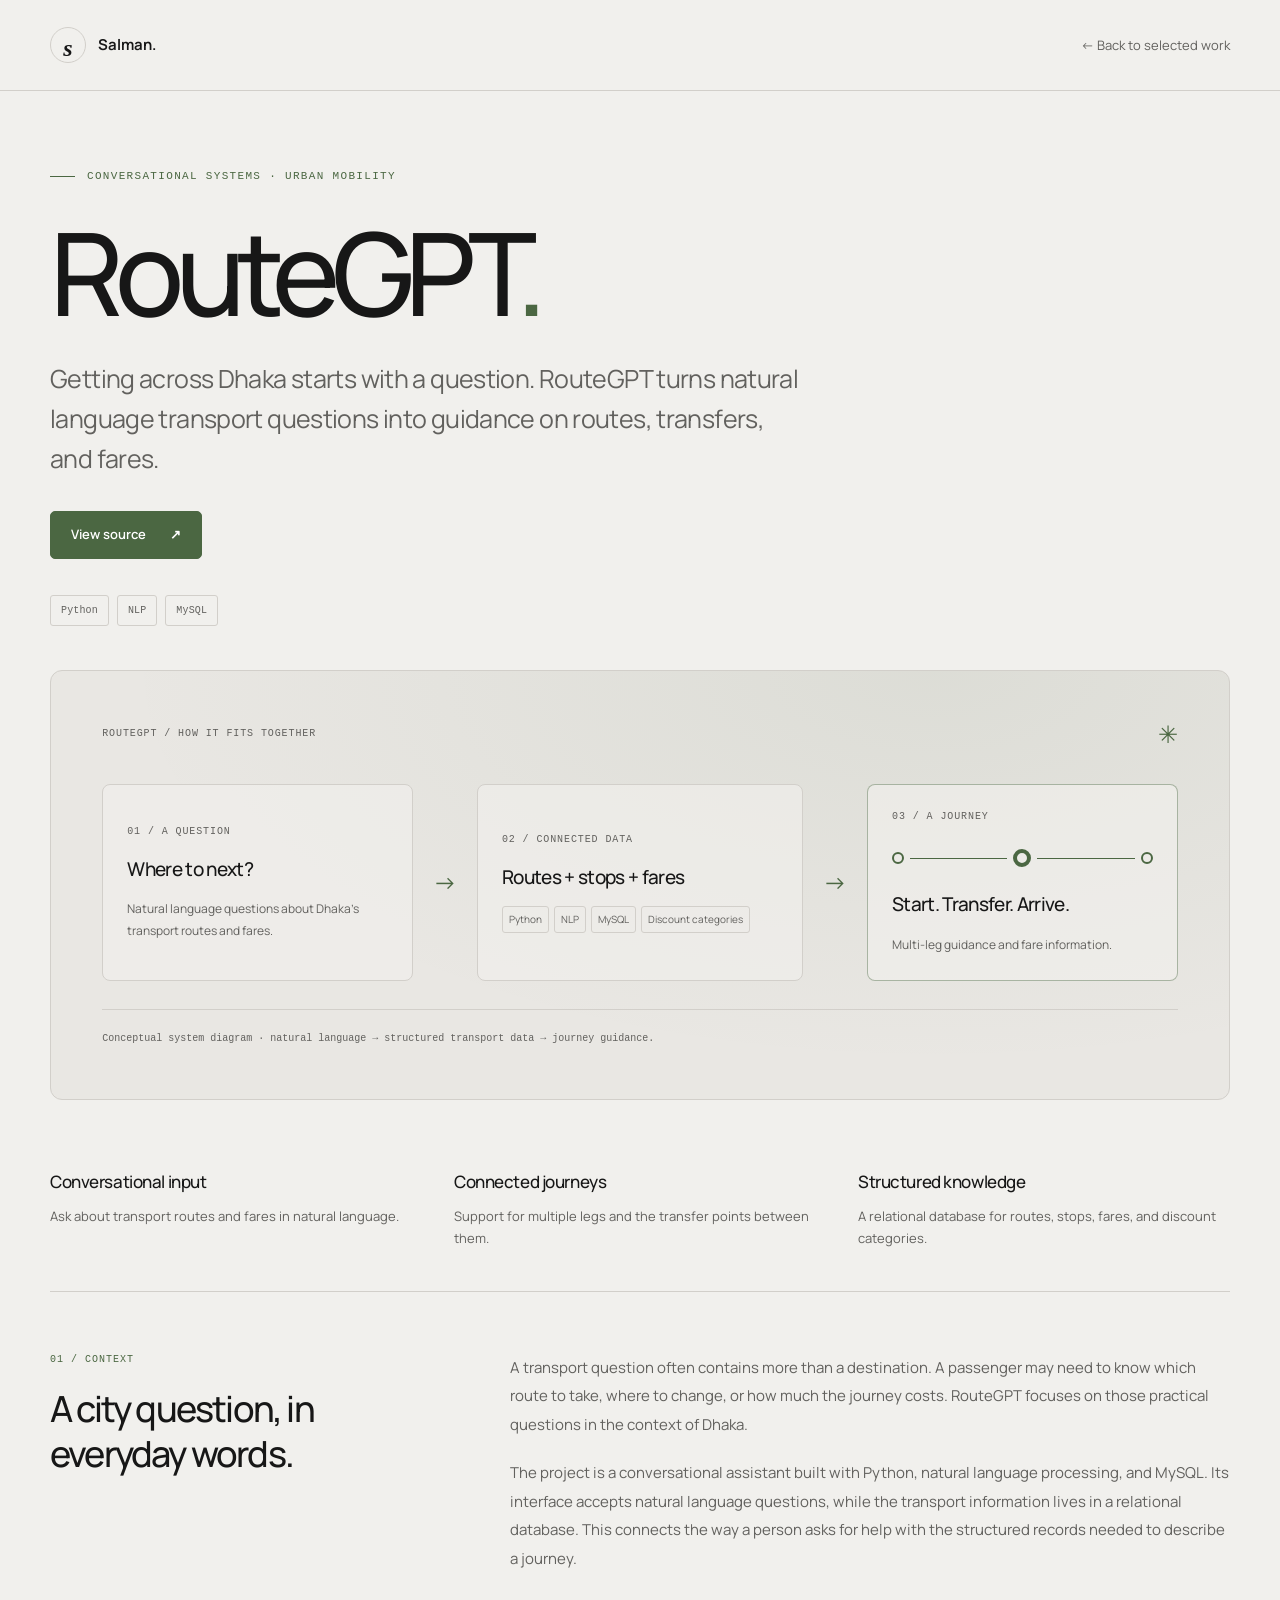
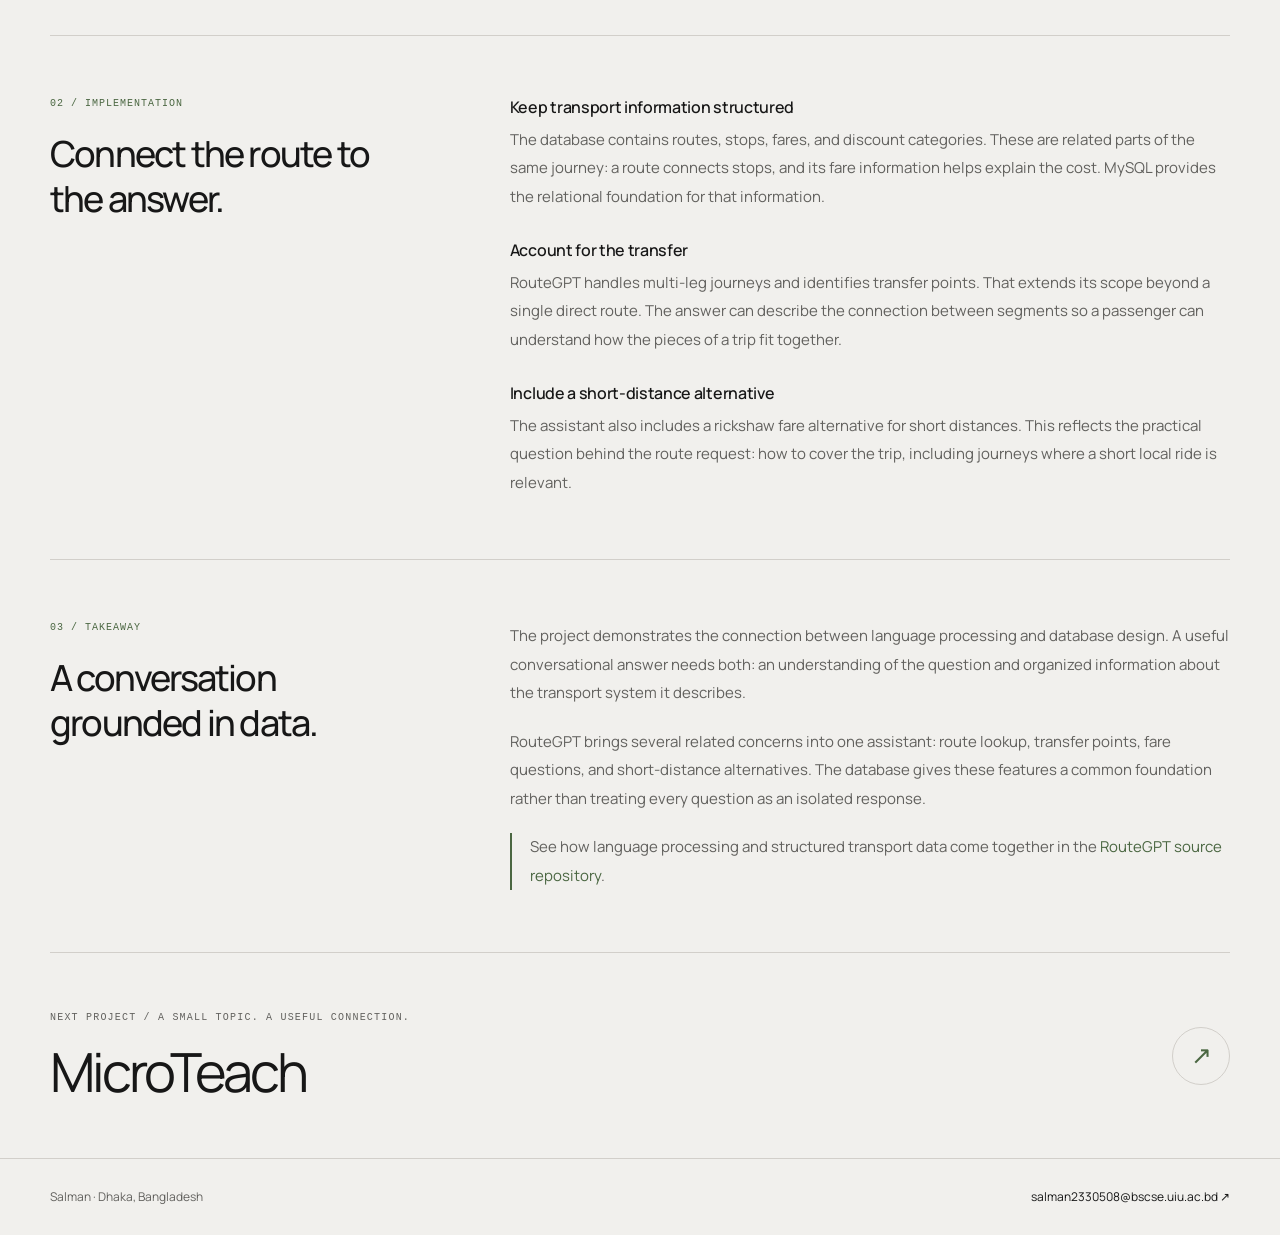
<file: projects/routegpt.html>
<!DOCTYPE html>
<html lang="en">
<head>
  <meta charset="utf-8" />
  <meta name="viewport" content="width=device-width, initial-scale=1" />
  <script src="../assets/js/theme.js"></script>
  <meta name="theme-color" content="#151513" />
  <meta name="description" content="A conversational assistant for Dhaka transport routes, transfer points, and fares, backed by a relational database." />
  <meta name="author" content="Salman" />
  <meta property="og:type" content="article" />
  <meta property="og:title" content="RouteGPT — Salman" />
  <meta property="og:description" content="A conversational assistant for Dhaka transport routes, transfer points, and fares, backed by a relational database." />
  <meta property="og:url" content="https://deepsalman.github.io/Portfolio/projects/routegpt.html" />
  <meta property="og:site_name" content="Salman · Selected Work" />
  <meta property="og:image" content="https://deepsalman.github.io/Portfolio/assets/images/social-preview.png" />
  <meta property="og:image:alt" content="Salman — selected work in machine learning, AI, and full stack development." />
  <meta name="twitter:card" content="summary_large_image" />
  <meta name="twitter:image" content="https://deepsalman.github.io/Portfolio/assets/images/social-preview.png" />
  <link rel="canonical" href="https://deepsalman.github.io/Portfolio/projects/routegpt.html" />
  <link rel="icon" href="../assets/images/favicon.svg?v=orange-cube" type="image/svg+xml" />
  <link rel="preload" href="../assets/fonts/manrope-variable.ttf" as="font" type="font/ttf" crossorigin />
  <link rel="stylesheet" href="../assets/css/style.css" />
  <link rel="stylesheet" href="../assets/css/case-study.css" />
  <script src="../assets/js/main.js" type="module"></script>
  <title>RouteGPT — Salman</title>
</head>
<body class="case-page case-page--routegpt">
  <a class="skip-link" href="#main">Skip to content</a>
  <header class="case-header">
    <div class="case-container case-header-inner">
      <a class="case-brand" href="../index.html" aria-label="Salman — home"><span class="case-monogram" aria-hidden="true">s</span>Salman.</a>
      <a class="case-back" href="../index.html#work">← Back to selected work</a>
    </div>
  </header>

  <main id="main" class="case-container">
    <div class="case-hero">
      <p class="case-eyebrow">Conversational systems · Urban mobility</p>
      <h1 class="case-title">RouteGPT<span>.</span></h1>
      <p class="case-intro">Getting across Dhaka starts with a question. RouteGPT turns natural language transport questions into guidance on routes, transfers, and fares.</p>
      <div class="case-actions">
        <a class="case-button case-button-primary" href="https://github.com/DeepSalman/RouteGPT" target="_blank" rel="noopener noreferrer">View source <span aria-hidden="true">↗</span></a>
      </div>
      <ul class="case-tags" aria-label="Technology stack"><li>Python</li><li>NLP</li><li>MySQL</li></ul>
    </div>

    <figure class="case-figure">
      <div class="case-figure-top"><span class="case-figure-label">RouteGPT / How it fits together</span><span class="case-figure-mark" aria-hidden="true">✳</span></div>
      <div class="case-diagram">
          <div class="case-diagram-card">
            <span class="case-step-label">01 / A question</span>
            <h2 class="case-diagram-title">Where to next?</h2>
            <p>Natural language questions about Dhaka’s transport routes and fares.</p>
          </div>
          <span class="case-diagram-arrow" aria-hidden="true">→</span>
          <div class="case-diagram-card">
            <span class="case-step-label">02 / Connected data</span>
            <h2 class="case-diagram-title">Routes + stops + fares</h2>
            <ul class="case-feature-list"><li>Python</li><li>NLP</li><li>MySQL</li><li>Discount categories</li></ul>
          </div>
          <span class="case-diagram-arrow" aria-hidden="true">→</span>
          <div class="case-diagram-card is-accent">
            <span class="case-step-label">03 / A journey</span>
            <div class="case-route" aria-hidden="true"><i></i><b></b><i></i><b></b><i></i></div>
            <h2 class="case-diagram-title">Start. Transfer. Arrive.</h2>
            <p>Multi-leg guidance and fare information.</p>
          </div>
      </div>
      <figcaption class="case-figure-caption">Conceptual system diagram · natural language → structured transport data → journey guidance.</figcaption>
    </figure>

    <ul class="case-highlights" aria-label="Project highlights">
        <li><strong>Conversational input</strong><span>Ask about transport routes and fares in natural language.</span></li>
        <li><strong>Connected journeys</strong><span>Support for multiple legs and the transfer points between them.</span></li>
        <li><strong>Structured knowledge</strong><span>A relational database for routes, stops, fares, and discount categories.</span></li>
    </ul>

      <section class="case-section" aria-labelledby="section-1">
        <h2 class="case-section-title" id="section-1"><span class="case-section-number">01 / CONTEXT</span>A city question, in everyday words.</h2>
        <div class="case-copy"><p>A transport question often contains more than a destination. A passenger may need to know which route to take, where to change, or how much the journey costs. RouteGPT focuses on those practical questions in the context of Dhaka.</p>
              <p>The project is a conversational assistant built with Python, natural language processing, and MySQL. Its interface accepts natural language questions, while the transport information lives in a relational database. This connects the way a person asks for help with the structured records needed to describe a journey.</p></div>
      </section>

      <section class="case-section" aria-labelledby="section-2">
        <h2 class="case-section-title" id="section-2"><span class="case-section-number">02 / IMPLEMENTATION</span>Connect the route to the answer.</h2>
        <div class="case-copy"><h3>Keep transport information structured</h3>
              <p>The database contains routes, stops, fares, and discount categories. These are related parts of the same journey: a route connects stops, and its fare information helps explain the cost. MySQL provides the relational foundation for that information.</p>
              <h3>Account for the transfer</h3>
              <p>RouteGPT handles multi-leg journeys and identifies transfer points. That extends its scope beyond a single direct route. The answer can describe the connection between segments so a passenger can understand how the pieces of a trip fit together.</p>
              <h3>Include a short-distance alternative</h3>
              <p>The assistant also includes a rickshaw fare alternative for short distances. This reflects the practical question behind the route request: how to cover the trip, including journeys where a short local ride is relevant.</p></div>
      </section>

      <section class="case-section" aria-labelledby="section-3">
        <h2 class="case-section-title" id="section-3"><span class="case-section-number">03 / TAKEAWAY</span>A conversation grounded in data.</h2>
        <div class="case-copy"><p>The project demonstrates the connection between language processing and database design. A useful conversational answer needs both: an understanding of the question and organized information about the transport system it describes.</p>
              <p>RouteGPT brings several related concerns into one assistant: route lookup, transfer points, fare questions, and short-distance alternatives. The database gives these features a common foundation rather than treating every question as an isolated response.</p>
              <p class="case-note">See how language processing and structured transport data come together in the <a href="https://github.com/DeepSalman/RouteGPT" target="_blank" rel="noopener noreferrer">RouteGPT source repository</a>.</p></div>
      </section>

    <nav aria-label="More selected work">
      <a class="case-next" href="microteach.html" aria-label="Next project: MicroTeach — A small topic. A useful connection.">
        <span><span class="case-next-label">Next project / A small topic. A useful connection.</span><span class="case-next-title">MicroTeach</span></span>
        <span class="case-next-arrow" aria-hidden="true">↗</span>
      </a>
    </nav>
  </main>

  <footer class="case-footer">
    <div class="case-container case-footer-inner">
      <span>Salman · Dhaka, Bangladesh</span>
      <a href="mailto:salman2330508@bscse.uiu.ac.bd">salman2330508@bscse.uiu.ac.bd ↗</a>
    </div>
  </footer>
</body>
</html>
</file>
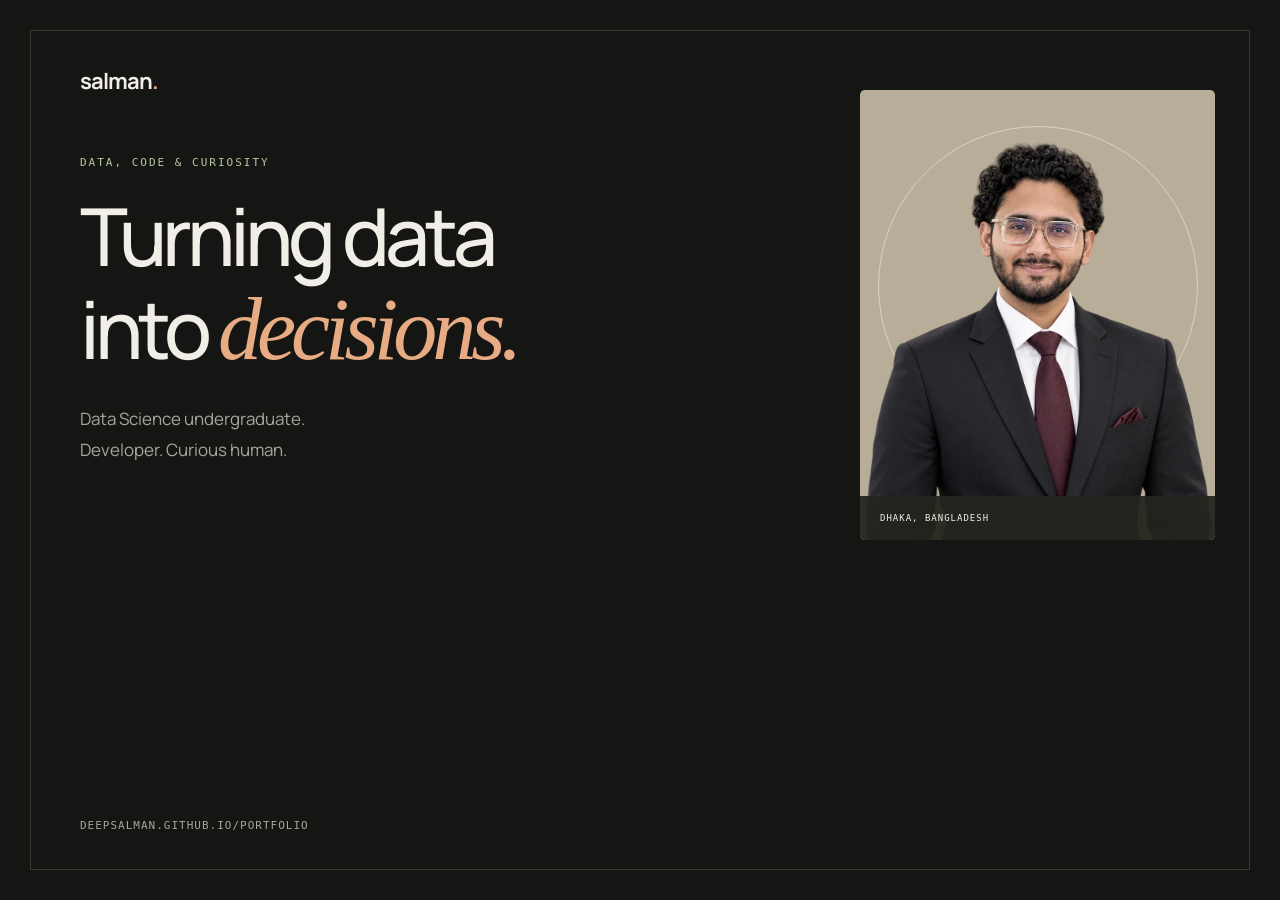
<file: scripts/social-preview.html>
<!doctype html><html lang="en"><head><meta charset="utf-8"><title>Salman social preview</title><style>@font-face{font-family:Manrope;src:url('../assets/fonts/manrope-variable.ttf')}*{box-sizing:border-box}body{margin:0;width:1200px;height:630px;overflow:hidden;background:#151513;color:#f1eee7;font-family:Manrope,Arial,sans-serif}.frame{position:absolute;inset:30px;border:1px solid #393930}.copy{position:absolute;left:80px;top:66px;width:630px}.brand{font-size:22px;font-weight:700;letter-spacing:-1px}.brand span{color:#e7ac83}.eyebrow{margin-top:60px;color:#b7c9a0;font:11px monospace;letter-spacing:2px}.title{font-size:80px;line-height:1.08;letter-spacing:-5px;font-weight:500;margin:24px 0}.title em{font:italic 88px Georgia,serif;color:#e7ac83;letter-spacing:-5px}.bio{color:#a6a69d;font-size:17px;line-height:1.8;max-width:470px}.footer{position:absolute;bottom:68px;left:80px;color:#a6a69d;font:11px monospace;letter-spacing:1px}.portrait{position:absolute;right:65px;top:90px;width:355px;height:450px;background:#b7ad98;overflow:hidden;border-radius:5px}.ring{position:absolute;width:320px;height:320px;border:1px solid #dcd2bc;border-radius:50%;top:36px;left:18px}.portrait img{position:relative;width:355px;height:474px;object-fit:contain;top:30px;filter:saturate(.72)}.location{position:absolute;bottom:0;left:0;right:0;background:#24251ef0;font:9px monospace;letter-spacing:1px;padding:17px 20px;color:#f1eee7}</style></head><body><div class="frame"></div><div class="copy"><div class="brand">salman<span>.</span></div><div class="eyebrow">DATA, CODE & CURIOSITY</div><h1 class="title">Turning data<br>into <em>decisions.</em></h1><p class="bio">Data Science undergraduate.<br>Developer. Curious human.</p></div><div class="portrait"><div class="ring"></div><img src="../assets/images/salman-portrait.webp" alt="Salman"><div class="location">DHAKA, BANGLADESH</div></div><div class="footer">DEEPSALMAN.GITHUB.IO/PORTFOLIO</div></body></html>
</file>
<file: assets/css/style.css>
@font-face{font-family:Manrope;src:url('../fonts/manrope-variable.ttf') format('truetype');font-weight:200 800;font-style:normal;font-display:swap}

:root{color-scheme:light;--bg:#f1f0ed;--surface:#e9e7e3;--surface-raised:#dedcd7;--text:#171717;--muted:#62615e;--line:#d2cfca;--accent:#c3441c;--nav-orange:#c04727;--sage:#77776d;--font-sans:Manrope,Arial,sans-serif;--font-serif:Georgia,'Times New Roman',serif;--font-mono:'SFMono-Regular',Consolas,'Liberation Mono',monospace;--ease:cubic-bezier(.2,.7,.2,1)}

:root[data-theme=light]{color-scheme:light;--bg:#f1f0ed;--surface:#e9e7e3;--surface-raised:#dedcd7;--text:#171717;--muted:#62615e;--line:#d2cfca;--accent:#c3441c;--nav-orange:#c04727;--sage:#77776d}
:root[data-theme=dark]{color-scheme:dark;--bg:#151513;--surface:#1e1e1b;--surface-raised:#272722;--text:#f1eee7;--muted:#a6a69d;--line:#34342f;--accent:#e7ac83;--nav-orange:#c04727;--sage:#898c7e}

*,*::before,*::after{box-sizing:border-box}
html{scroll-behavior:smooth;scroll-padding-top:100px}
body{margin:0;background:var(--bg);color:var(--text);font-family:var(--font-sans);font-size:15px;line-height:1.7;-webkit-font-smoothing:antialiased}
body:has(dialog[open]){overflow:hidden}
button,input,textarea{font:inherit}
button,a{-webkit-tap-highlight-color:transparent}
button{cursor:pointer}
button{color:inherit}
a{color:inherit;text-decoration:none}
img,svg{display:block;max-width:100%}
button svg,a svg{flex-shrink:0}
h1,h2,h3,p{margin:0}
h1,h2,h3{line-height:1.15;letter-spacing:-.045em;font-weight:500}
p{color:var(--muted)}
em{font-family:var(--font-serif);font-weight:400;color:var(--accent)}
::selection{color:var(--bg);background:var(--accent)}
:focus-visible{outline:2px solid var(--accent);outline-offset:6px}
.container{width:calc(100% - 112px);max-width:1224px;margin-inline:auto}
.skip-link{position:fixed;top:-80px;left:24px;background:var(--accent);color:#151513;padding:12px 20px;z-index:100}
.skip-link:focus{top:12px}

.site-header{position:relative;z-index:20;background:var(--nav-orange);color:#171411}
.nav{min-height:112px;display:flex;align-items:center;gap:32px;border-bottom:1px solid #17141126}
.brand{display:flex;align-items:center;gap:17px;margin-right:auto}
.brand-mark{display:flex;align-items:baseline;font-family:var(--font-serif);font-weight:bold;font-size:53px;line-height:1;letter-spacing:-6px;width:49px}
.brand-mark span{color:var(--accent)}
.brand-name{font-size:18px;letter-spacing:-.05em;font-weight:700}
.brand-name>span{display:block;font-family:var(--font-mono);font-size:8px;letter-spacing:.13em;color:var(--muted);margin-top:3px}
.nav-links{display:flex;align-items:center;gap:34px;order:1}
.nav-link{font-size:13px;color:#171411b8;transition:color .2s}
.nav-link:hover,.text-link:hover{color:var(--accent)}
.nav-contact{font-size:13px;padding:10px 17px;border:1px solid #17141155;border-radius:6px;display:flex;gap:23px;align-items:center;transition:border-color .2s}
.nav-contact:hover{border-color:var(--accent)}
.nav-actions{display:flex;align-items:center;gap:10px;order:2}
.theme-toggle,.menu-toggle{display:grid;place-items:center;width:40px;height:40px;border:1px solid transparent;background:transparent;border-radius:50%;color:#171411b8}
.theme-toggle:hover{border-color:#17141155;color:#171411}
.menu-toggle{display:none}

.hero{padding-top:76px;padding-bottom:68px;display:grid;grid-template-columns:1.3fr 1fr;gap:70px;align-items:center}
.hero-copy{padding-bottom:6px;animation:arrive .75s var(--ease) both}
.availability{display:inline-flex;align-items:center;gap:9px;font-family:var(--font-mono);font-size:9px;letter-spacing:.08em;color:var(--sage);margin-bottom:34px}
.status-dot{display:inline-block;width:6px;height:6px;background:var(--sage);border-radius:50%;flex:0 0 6px;box-shadow:0 0 0 4px color-mix(in srgb,var(--sage) 10%,transparent)}
.hero-intro{font-size:17px;color:var(--text);margin-bottom:20px;letter-spacing:-.015em}
h1{font-size:clamp(58px,6.4vw,88px);line-height:1.04;letter-spacing:-.065em}
h1 em{letter-spacing:-.065em}
.hero-description{max-width:430px;font-size:15px;line-height:1.85;margin-top:28px}
.hero-actions{display:flex;gap:12px;flex-wrap:wrap;margin-top:31px}
.button{display:inline-flex;align-items:center;justify-content:center;gap:25px;min-height:48px;padding:12px 20px;font-size:12px;font-weight:600;border:1px solid var(--line);border-radius:5px;transition:transform .2s var(--ease),background .2s,border-color .2s;white-space:nowrap}
.button:hover{transform:translateY(-2px)}
.button-primary{background:var(--accent);border-color:var(--accent);color:#241c16}
.button-primary:hover{background:#f0be9b;border-color:#f0be9b}
.button-secondary{background:transparent;color:var(--text)}
.button-secondary:hover{background:var(--surface);border-color:var(--muted)}
.button span[aria-hidden]{font-size:19px;line-height:1}
.mini-cross{font-size:29px;color:var(--accent)}
.portrait-stage{height:515px;position:relative;border:1px solid #7d7767;border-radius:5px;background:#b7ad98;overflow:hidden;isolation:isolate;animation:arrive .85s .1s var(--ease) both}
.portrait-grid{position:absolute;inset:0;background-image:linear-gradient(#3b39230e 1px,transparent 1px),linear-gradient(90deg,#3b39230e 1px,transparent 1px);background-size:38px 38px}
.portrait-index{position:absolute;top:22px;left:24px;font-family:var(--font-mono);font-size:8px;letter-spacing:.1em;color:#454336;z-index:3}
.portrait-orbit{position:absolute;border:1px solid #e7deca;opacity:.55;border-radius:50%;width:360px;height:360px;top:57px;left:50%;transform:translateX(-50%)}
.orbit-two{width:430px;height:430px;top:22px}
.portrait-spark{position:absolute;font-size:88px;font-family:var(--font-serif);line-height:1;right:21px;top:54px;color:#665b46;opacity:.4;transform:rotate(10deg)}
.hero-portrait{width:100%;height:100%;object-fit:cover;object-position:center 20px;position:relative;z-index:2;filter:saturate(.72);transform:translateY(33px)}
.portrait-caption{position:absolute;bottom:0;left:0;right:0;display:flex;align-items:center;justify-content:space-between;gap:10px;padding:17px 23px;color:#f3eee3;background:#24251ee6;z-index:4;font-family:var(--font-mono);font-size:8px;letter-spacing:.04em}
.portrait-caption>span:first-child{display:flex;align-items:center;gap:9px}
.portrait-note{position:absolute;z-index:4;left:20px;bottom:73px;display:flex;gap:12px;padding:11px 16px;align-items:center;background:#ece5d6;color:#444438;border-radius:4px;font-size:10px;box-shadow:0 7px 20px #0002;transform:rotate(-4deg);line-height:1.6}
.portrait-note strong{font-weight:600}
.note-icon{font-size:28px;color:#7f7159}
.intro-strip{display:flex;align-items:center;justify-content:space-between;border-top:1px solid var(--line);border-bottom:1px solid var(--line);padding-block:24px;font-family:var(--font-mono);font-size:9px;letter-spacing:.05em;color:var(--muted)}
.intro-strip a{font-family:var(--font-sans);font-size:11px;letter-spacing:0;color:var(--text);display:flex;align-items:center;gap:32px}
.intro-strip a span{color:var(--accent);font-size:19px}

.section{padding-block:108px}
.section-heading{display:flex;align-items:flex-end;justify-content:space-between;gap:44px;margin-bottom:42px}
.eyebrow{font-family:var(--font-mono);font-size:9px;line-height:1.5;letter-spacing:.14em;color:var(--muted);display:flex;gap:18px;align-items:center;margin-bottom:24px}
.eyebrow>span{color:var(--accent)}
h2{font-size:clamp(32px,3.5vw,47px);line-height:1.18;letter-spacing:-.05em}
.section-heading>p{font-size:12px;line-height:1.9;margin-bottom:3px}
.project-grid{display:grid;grid-template-columns:1fr;gap:14px}
.project-card{position:relative;display:grid;grid-template-columns:minmax(220px,31%) minmax(0,1fr);min-height:224px;border:1px solid var(--line);border-radius:5px;overflow:hidden;background:var(--surface);transition:border-color .25s,transform .25s var(--ease)}
.project-card:hover{border-color:var(--muted);transform:translateY(-2px)}
.project-copy{grid-column:2;grid-row:1;display:grid;grid-template-columns:minmax(0,1fr) auto;grid-template-rows:auto auto 1fr auto;align-content:center;column-gap:16px;padding:22px 28px}
.project-index{grid-column:1/-1;font-family:var(--font-mono);font-size:8px;letter-spacing:.08em;color:var(--muted);margin-bottom:6px}
.project-copy h3{grid-column:1/-1;font-size:30px;margin-bottom:7px}
.project-copy p{grid-column:1/-1;font-size:12px;line-height:1.6;max-width:650px;margin-bottom:13px}
.project-tags{grid-column:1;grid-row:4;display:flex;flex-wrap:wrap;align-self:end;gap:6px;margin:0}
.project-tags span{font-family:var(--font-mono);font-size:8px;border:1px solid var(--line);border-radius:3px;padding:3px 7px;color:var(--muted)}
.project-cta{grid-column:2;grid-row:4;display:flex;align-items:center;justify-content:flex-end;gap:10px;align-self:end;white-space:nowrap;font-size:10px;color:var(--text)}
.project-cta .arrow-circle{width:29px;height:29px;display:grid;place-items:center;border:1px solid var(--line);border-radius:50%;font-size:17px;transition:background .2s,color .2s}
.project-card:hover .arrow-circle{background:var(--accent);color:var(--bg);border-color:var(--accent)}
.project-art{grid-column:1;grid-row:1;position:relative;overflow:hidden;display:flex;align-items:center;justify-content:center;min-height:224px;border-right:1px solid var(--line)}
.art-pricepoint{background:#b9aa8e;color:#262a25}
.art-routegpt{background:#b6c1a3;color:#303e31}
.art-microteach{background:#c2b8ca;color:#42364e}
.art-caption{position:absolute;bottom:10px;left:14px;right:14px;display:flex;justify-content:space-between;font:7px var(--font-mono);letter-spacing:.08em;opacity:.75;z-index:3}
.art-pricepoint::before,.art-routegpt::before,.art-microteach::before{content:'';position:absolute;inset:0;background-image:linear-gradient(#00000006 1px,transparent 1px),linear-gradient(90deg,#00000006 1px,transparent 1px);background-size:26px 26px}
.model-window{position:relative;width:80%;max-width:390px;border-radius:8px;background:#20241f;color:#e1e5d8;padding:12px 16px;box-shadow:0 14px 28px #342b2420;transform:rotate(-3deg);transition:transform .4s var(--ease)}
.project-card:hover .model-window{transform:rotate(0)}
.model-window-top{display:flex;align-items:center;gap:5px;font:8px var(--font-mono);padding-bottom:8px;border-bottom:1px solid #ffffff18}
.model-window-top i{width:5px;height:5px;border-radius:50%;background:#777a69}
.model-window-top span{margin-left:9px;color:#b5bcaa}
.model-window-title{display:flex;align-items:center;justify-content:space-between;padding-top:9px;font-size:9px}
.model-window-title span{font:8px var(--font-mono);color:#bcc9a7;border:1px solid #798569;border-radius:3px;padding:3px 6px}
.model-chart{width:100%;height:68px;margin:7px 0}
.model-footer{font:7px var(--font-mono);display:flex;justify-content:space-between;border-top:1px solid #ffffff18;padding-top:7px;color:#c9c6b8}
.route-diagram{position:relative;width:86%;height:83%}
.route-callout{position:absolute;top:32px;left:30px;background:#f0f0e4;padding:11px 15px;border-radius:6px;box-shadow:0 4px 15px #27362610;font-size:11px;color:#334230}
.route-callout span{display:block;font:7px var(--font-mono);opacity:.6;margin-bottom:3px}
.teach-board{width:82%;height:76%;position:relative}
.teach-card{position:absolute;border:1px solid #fff5;border-radius:6px;padding:18px 20px;box-shadow:0 8px 20px #40354b15;background:#f0eaf1;color:#443c49;width:82%;top:17px;left:0;transform:rotate(-5deg)}
.teach-card.second{left:auto;right:0;top:86px;transform:rotate(4deg);background:#463c50;color:#eee8f2}
.teach-card>span{display:block;font:8px var(--font-mono);opacity:.7;margin-bottom:10px}
.teach-card strong{font-size:17px;letter-spacing:-.03em;font-weight:500}
.teach-card small{display:block;font-size:9px;margin-top:8px;opacity:.8}
.teach-avatars{position:absolute;right:18px;top:17px;display:flex}
.teach-avatars i{width:22px;height:22px;display:grid;place-items:center;border:2px solid #f0eaf1;border-radius:50%;background:#b6bc9c;color:#34392b;font-style:normal;font-size:9px}
.teach-avatars i+i{margin-left:-6px;background:#d6b298}
.work-footer{display:flex;justify-content:flex-end;align-items:center;padding-top:18px;font-size:10px;color:var(--muted)}
.text-link{display:inline-flex;gap:20px;align-items:center;font-size:11px;transition:color .2s}
.text-link span{font-size:17px}

.section#toolkit{padding-top:64px;padding-bottom:64px}
.toolkit-heading{text-align:center;margin-bottom:30px}
.robot-runway{--robot-travel:min(220px,calc(100vw - 120px));position:relative;width:calc(var(--robot-travel) + 56px);height:72px;margin:0 auto 20px}
.robot-runway::after{content:'';position:absolute;left:0;right:0;bottom:4px;height:1px;background:linear-gradient(90deg,transparent,var(--line) 15%,var(--line) 85%,transparent)}
.toolkit-robot{position:absolute;z-index:1;left:0;bottom:4px;width:56px;height:64px;padding:0;border:0;border-radius:12px;background:transparent;color:var(--text);cursor:pointer;animation:robot-crossing 10s linear infinite}
.toolkit-robot svg{display:block;width:100%;height:100%;overflow:visible}
.robot-character{animation:robot-bounce .35s ease-in-out infinite}
.robot-wave{transform-origin:43px 41px;animation:robot-wave 10s ease-in-out infinite}
.robot-leg{transform-box:fill-box;transform-origin:top center;animation:robot-step .35s ease-in-out infinite alternate}
.robot-leg-right{animation-direction:alternate-reverse}
.robot-runway .toolkit-robot,.robot-runway .toolkit-robot *{animation-play-state:paused}
.robot-runway.is-active .toolkit-robot,.robot-runway.is-active .toolkit-robot *{animation-play-state:running}
.robot-runway.is-active:has(.toolkit-robot:hover,.toolkit-robot:focus-visible,.toolkit-robot.is-greeting) .toolkit-robot,
.robot-runway.is-active:has(.toolkit-robot:hover,.toolkit-robot:focus-visible,.toolkit-robot.is-greeting) .robot-character,
.robot-runway.is-active:has(.toolkit-robot:hover,.toolkit-robot:focus-visible,.toolkit-robot.is-greeting) .robot-leg{animation-play-state:paused}
.toolkit-robot:hover .robot-wave,.toolkit-robot:focus-visible .robot-wave,.toolkit-robot.is-greeting .robot-wave{animation-name:robot-hello;animation-duration:.45s}
.toolkit-robot:hover,.toolkit-robot:focus-visible,.toolkit-robot.is-greeting{color:var(--nav-orange)}
@keyframes robot-crossing{0%,12%{transform:translateX(0)}40%,62%{transform:translateX(var(--robot-travel))}90%,100%{transform:translateX(0)}}
@keyframes robot-bounce{0%,100%{transform:translateY(0)}50%{transform:translateY(-2px)}}
@keyframes robot-step{from{transform:rotate(-17deg)}to{transform:rotate(17deg)}}
@keyframes robot-wave{0%,4%,8%,44%,48%,52%,56%,92%,96%,100%{transform:rotate(0)}2%,6%,46%,50%,54%,94%,98%{transform:rotate(25deg)}12%,38%,62%,88%{transform:rotate(105deg)}}
@keyframes robot-hello{0%,100%{transform:rotate(-5deg)}50%{transform:rotate(30deg)}}
@media(prefers-reduced-motion:reduce){.toolkit-robot{left:calc(50% - 28px)}}
.toolkit-heading h2{font-size:clamp(32px,4.2vw,52px);line-height:1.15;letter-spacing:-.06em;text-wrap:balance}
.toolkit-heading p{margin-top:12px;font-size:13px;line-height:1.75;color:var(--muted)}
.toolkit-stack{position:relative;isolation:isolate;display:flex;flex-wrap:wrap;justify-content:center;gap:12px;max-width:850px;list-style:none;margin:0 auto;padding:30px 24px 36px}
.toolkit-stack::before{content:'';position:absolute;z-index:-1;inset:0 -20px;border-radius:28px;background-image:radial-gradient(var(--line) .8px,transparent .8px);background-size:18px 18px;mask-image:radial-gradient(ellipse at center,#000 25%,transparent 72%);pointer-events:none}
.toolkit-stack li{display:flex;align-items:center;gap:9px;min-width:0;min-height:50px;padding:7px 19px 7px 9px;border:1px solid var(--line);border-radius:999px;background:var(--bg);color:var(--text);font-size:12px;font-weight:600;box-shadow:0 3px 0 var(--surface);transition:transform .25s var(--ease),border-color .25s,box-shadow .25s}
.toolkit-mark{display:grid;place-items:center;flex:0 0 32px;width:32px;height:32px;padding:6px;border-radius:50%;background:#f1eee7}
.toolkit-mark img{display:block;width:100%;height:100%;object-fit:contain}
.toolkit-mark.is-dark{background:#272727}
@media(hover:hover) and (prefers-reduced-motion:no-preference){.toolkit-stack li:hover{transform:translateY(-5px) rotate(-2deg);border-color:var(--nav-orange);box-shadow:0 7px 0 var(--surface)}}
@media(max-width:760px){.section#toolkit{padding-block:46px}.toolkit-heading{margin-bottom:18px}.toolkit-heading h2{max-width:460px;margin-inline:auto}.toolkit-stack{gap:10px;padding:24px 8px 28px}.toolkit-stack::before{inset:0}}
@media(max-width:400px){.toolkit-stack{gap:8px;padding-inline:0}.toolkit-stack li{gap:7px;padding-right:12px;font-size:11px;min-height:46px}.toolkit-mark{flex-basis:28px;width:28px;height:28px;padding:5px}}

.os-invite{display:grid;grid-template-columns:260px 1fr auto;gap:36px;align-items:center;padding-block:30px;padding-inline:32px;background:var(--surface);border:1px solid var(--line);border-radius:7px}
.os-preview{border:1px solid #3a3c32;border-radius:6px;overflow:hidden;color:#cdd4bb;transform:rotate(-3deg);background:#191b16}
.os-preview-bar{display:flex;align-items:center;gap:4px;padding:10px 13px;border-bottom:1px solid #35382e}
.os-preview-bar i{width:5px;height:5px;background:#717563;border-radius:50%}
.os-preview-bar span{margin-left:12px;font:8px var(--font-mono);color:#888e79}
.os-preview-body{font:9px/2 var(--font-mono);padding:17px 14px}
.os-preview-body>span:first-child{color:#e7ac83}
.os-preview-result{color:#848f74;font-size:8px}
.os-invite .eyebrow{font-size:8px;margin-bottom:10px;color:var(--accent)}
.os-invite h2{font-size:22px;letter-spacing:-.035em;margin-bottom:11px}
.os-invite p:not(.eyebrow){font-size:11px;max-width:330px}
.os-invite .button{font-size:10px;gap:17px;padding-inline:17px}

.contact-section{padding-block:78px 64px}
.contact-panel{display:grid;grid-template-columns:1.1fr 1fr;gap:64px;padding:48px;border:1px solid var(--line);border-radius:20px;background:var(--surface);position:relative;overflow:hidden}
.contact-panel::before{content:'';position:absolute;top:0;left:48px;width:64px;height:3px;background:var(--nav-orange)}
.contact-intro{display:flex;flex-direction:column;align-items:flex-start;justify-content:center;min-width:0}
.contact-kicker{display:flex;align-items:center;font:9px var(--font-mono);letter-spacing:.14em;color:var(--muted);margin-bottom:24px}
.contact-section h2{font-size:clamp(36px,4.5vw,58px);line-height:1.08;letter-spacing:-.055em}
.contact-intro>p{max-width:320px;font-size:13px;line-height:1.8;margin-top:20px}
.contact-email{display:inline-flex;align-items:center;gap:12px;padding:13px 19px;background:var(--nav-orange);border:1px solid var(--nav-orange);border-radius:8px;color:#fff;font-size:13px;font-weight:650;margin-top:25px;transition:transform .2s,box-shadow .2s}
.contact-email svg{width:19px;height:19px}
.contact-email:hover{transform:translateY(-2px);box-shadow:0 5px 0 var(--line)}
.email-row{display:flex;align-items:center;gap:8px;max-width:100%;margin-top:13px}
.email-row>a{min-width:0;overflow-wrap:anywhere;font-size:11px;color:var(--muted)}
.email-row>a:hover{color:var(--accent)}
.copy-button{display:grid;place-items:center;flex:0 0 44px;width:44px;height:44px;background:transparent;border:0;border-radius:8px;color:var(--muted)}
.copy-button:hover{color:var(--accent);background:var(--bg)}
.contact-details{min-width:0;border-left:1px solid var(--line);padding-left:40px}
.contact-small-label{display:block;font:9px var(--font-mono);letter-spacing:.1em;color:var(--muted);margin-bottom:13px}
.social-links{display:grid;gap:0}
.social-link{display:grid;grid-template-columns:36px minmax(0,1fr);align-items:center;gap:12px;min-height:65px;padding:11px 8px;border-bottom:1px solid var(--line);border-radius:0;transition:background .2s}
.social-link:last-child{border-bottom:0}
.social-link:hover,.social-link:focus-visible{background:var(--bg);border-radius:8px}
.social-icon{width:36px;height:36px;display:grid;place-items:center;border:1px solid var(--line);border-radius:10px;color:var(--text);background:var(--bg)}
.social-icon svg{width:19px;height:19px;fill:currentColor;stroke:none;stroke-width:1.6;stroke-linecap:round;stroke-linejoin:round}
.social-link:first-child .social-icon svg,.social-icon-instagram svg{fill:none;stroke:currentColor}
.social-icon-instagram .icon-dot{fill:currentColor;stroke:none}
.social-link:first-child .social-icon{color:var(--accent)}
.social-copy{display:flex;flex-direction:column;gap:2px}
.social-copy strong{font-size:13px;font-weight:600;color:var(--text)}
.social-copy small{font-size:10px;color:var(--muted)}
@media(max-width:1000px){.contact-panel{gap:30px;padding:34px}.contact-details{padding-left:26px}}
@media(max-width:760px){.contact-section{padding-block:50px}.contact-panel{grid-template-columns:1fr;gap:28px;padding:28px}.contact-panel::before{left:28px}.contact-details{padding:24px 0 0;border-left:0;border-top:1px solid var(--line)}.contact-intro>p{max-width:420px}.contact-section h2{font-size:clamp(36px,7vw,48px)}.contact-kicker{margin-bottom:20px}}
@media(max-width:380px){.contact-panel{padding:22px}.contact-panel::before{left:22px}.email-row>a{font-size:10px}}
@media(prefers-reduced-motion:reduce){.contact-email:hover{transform:none}}
@media print{.contact-panel{display:block;padding:20px;border-radius:0}.contact-details{border:0;padding:20px 0 0}.contact-email{color:#111;background:none;border-color:#999}}
.site-footer{border-top:1px solid var(--line);padding-block:26px;display:flex;gap:28px;align-items:center}
.footer-brand{font-weight:700;font-size:21px;letter-spacing:-.06em;margin-right:20px}
.footer-brand span{color:var(--accent)}
.site-footer>span{font-size:9px;color:var(--muted)}
.site-footer>span:nth-last-of-type(1){margin-left:auto}
.back-top{display:grid;place-items:center;width:32px;height:32px;border:1px solid var(--line);border-radius:50%;color:var(--muted);font-size:16px}
.back-top:hover{color:var(--accent);border-color:var(--accent)}
.toast{position:fixed;bottom:24px;left:50%;transform:translate(-50%,20px);padding:14px 22px;border:1px solid var(--line);background:var(--surface-raised);color:var(--text);font-size:12px;border-radius:6px;z-index:100;max-width:calc(100% - 32px);width:max-content;opacity:0;visibility:hidden;transition:opacity .2s,transform .2s,visibility .2s;box-shadow:0 8px 30px #0002}
.toast.visible{visibility:visible;opacity:1;transform:translate(-50%,0)}

@keyframes arrive{from{opacity:0;transform:translateY(18px)}
to{opacity:1;transform:translateY(0)}
}

@media(min-width:1500px){.hero{padding-top:90px;padding-bottom:80px}
.portrait-stage{height:550px}
.hero-portrait{object-position:center 10px}
}

@media(max-width:1100px){.container{width:calc(100% - 72px)}
.hero{gap:35px;padding-top:55px}
.portrait-stage{height:480px}
h1{font-size:68px}
.hero-actions .button{gap:15px;padding-inline:16px;font-size:11px}
.hero-description{font-size:14px}
.os-invite{grid-template-columns:200px 1fr;gap:28px}
.os-invite .button{grid-column:2;justify-self:start;margin-top:-12px}
.os-preview{grid-row:span 2}
.nav{gap:20px}
.nav-links{gap:25px}
}

@media(max-width:760px){html{scroll-padding-top:25px}
.container{width:calc(100% - 40px)}
.nav{min-height:88px;gap:14px;flex-wrap:wrap}
.brand{gap:12px}
.brand-mark{font-size:44px;width:39px}
.brand-name{font-size:16px}
.brand-name>span{font-size:7px}
.nav-actions{order:1}
.nav-links{order:2;width:100%;gap:24px;padding-bottom:22px;justify-content:center}
.nav-link{font-size:12px}
.nav-contact{padding:6px 10px;font-size:12px;gap:12px}
.js .menu-toggle{display:flex;flex-direction:column;justify-content:center;gap:5px;border-radius:5px}
.menu-toggle span{display:block;height:1px;width:17px;background:currentColor;transition:transform .2s}
.menu-toggle[aria-expanded=true] span:first-child{transform:translateY(3px) rotate(45deg)}
.menu-toggle[aria-expanded=true] span:last-child{transform:translateY(-3px) rotate(-45deg)}
.js .nav-links{display:none}
.js .nav-links.is-open{display:flex}
.hero{padding-top:45px;padding-bottom:40px;grid-template-columns:1fr;gap:40px}
.hero-copy{max-width:560px}
.availability{font-size:8px;margin-bottom:26px;letter-spacing:.035em}
.hero-intro{font-size:15px;margin-bottom:16px}
h1{font-size:clamp(59px,11.8vw,85px);line-height:1.04}
.hero-description{max-width:480px;line-height:1.8;margin-top:22px}
.hero-actions{margin-top:26px;gap:10px}
.hero-actions .button{font-size:11px;min-height:47px;padding:11px 16px;gap:17px}
.mini-cross{font-size:24px}
.portrait-stage{height:440px;width:100%;max-width:560px;justify-self:center}
.hero-portrait{object-fit:contain;width:100%;height:126%;object-position:center top;transform:translateY(9px)}
.portrait-orbit{top:25px;width:340px;height:340px}
.orbit-two{top:-20px;width:430px;height:430px}
.portrait-caption{padding:15px 19px}
.portrait-index{top:19px;left:19px;font-size:7px}
.portrait-spark{right:25px;top:34px}
.portrait-note{bottom:65px}
.intro-strip{padding-block:20px;gap:20px}
.intro-strip>span{font-size:7px;line-height:1.8;max-width:185px}
.intro-strip>a{font-size:9px;gap:12px;white-space:nowrap}
.section{padding-block:65px}
.section-heading{align-items:flex-start;flex-direction:column;gap:22px;margin-bottom:28px}
.section-heading>p{font-size:12px;line-height:1.8}
.section-heading>p br{display:none}
.eyebrow{font-size:8px;margin-bottom:18px;gap:14px}
h2{font-size:36px}
.project-grid{gap:12px}
.project-card{grid-template-columns:minmax(150px,32%) minmax(0,1fr);min-height:200px}
.project-card .project-art{grid-column:1;grid-row:1;min-height:200px;border:0;border-right:1px solid var(--line)}
.project-card .project-copy{grid-column:2;grid-row:1;padding:18px 20px}
.project-card .project-copy h3{font-size:26px}
.project-copy p{font-size:11px;max-width:none;margin-bottom:10px}
.project-index{margin-bottom:5px}
.model-window{max-width:330px;padding:10px 12px}
.model-chart{height:55px;margin-block:5px}
.model-window-title{padding-top:7px}
.model-window-top{padding-bottom:7px}
.model-footer{font-size:6px;padding-top:6px}
.work-footer{font-size:9px}
.work-footer .text-link{font-size:10px;gap:14px;white-space:nowrap}
.os-invite{grid-template-columns:1fr;gap:24px;padding:26px}
.os-preview{grid-row:auto;max-width:270px;width:100%;justify-self:start}
.os-invite .button{grid-column:auto;margin-top:0;font-size:11px}
.os-invite h2{font-size:22px}
.os-invite p:not(.eyebrow){font-size:12px}
.site-footer{padding-block:25px;gap:20px;flex-wrap:wrap}
.footer-brand{font-size:22px;margin-right:auto}
.site-footer>span:first-of-type{order:4;width:100%;font-size:9px}
.site-footer>span:nth-last-of-type(1){margin-left:0}
.back-top{width:30px;height:30px}
}

@media(max-width:600px){
  .project-card{grid-template-columns:104px minmax(0,1fr);min-height:166px}
  .project-card .project-art{min-height:166px}
  .project-card .project-copy{padding:14px}
  .project-index{font-size:7px;line-height:1.35;letter-spacing:.03em;margin-bottom:5px}
  .project-card .project-copy h3{font-size:22px;margin-bottom:5px}
  .project-copy p{display:-webkit-box;-webkit-box-orient:vertical;-webkit-line-clamp:3;overflow:hidden;max-height:4.5em;font-size:10px;line-height:1.5;margin-bottom:8px}
  .project-tags{display:none}
  .project-cta{grid-column:1/-1;justify-content:space-between;font-size:9px}
  .project-cta .arrow-circle{width:25px;height:25px;font-size:15px}
  .project-art .art-caption,.project-art .model-window-top,.project-art .model-window-title,.project-art .model-footer,.project-art .route-callout{display:none}
  .art-pricepoint .model-window{width:82%;padding:7px;transform:rotate(-5deg)}
  .art-pricepoint .model-chart{height:70px;margin:0}
  .art-routegpt .route-diagram{width:160%;max-width:none;height:90%}
  .art-microteach .teach-board{width:84%;height:100%}
  .art-microteach .teach-card{width:80%;height:56px;top:35px;padding:0}
  .art-microteach .teach-card.second{top:77px}
  .art-microteach .teach-card>*{display:none}
  .art-microteach .teach-card::after{content:'';position:absolute;left:10px;top:14px;width:55%;height:3px;border-radius:3px;background:currentColor;opacity:.25;box-shadow:0 10px currentColor,0 20px currentColor}
}

@media(max-width:380px){.container{width:calc(100% - 32px)}
.project-card{grid-template-columns:88px minmax(0,1fr)}
.project-card .project-copy{padding:12px}
.hero-actions .button{padding-inline:12px;gap:10px;font-size:10px}
h1{font-size:56px}
.availability{font-size:7px}
.portrait-stage{height:390px}
.hero-portrait{height:123%}
.nav-links{gap:20px}
.nav-link,.nav-contact{font-size:10px}
.intro-strip>a{font-size:8px}
.intro-strip>span{font-size:6px;max-width:155px}
}

@media(prefers-reduced-motion:reduce){html{scroll-behavior:auto}
*,*::before,*::after{animation:none!important;transition:none!important}
.project-card:hover,.button:hover{transform:none}
}

@media print{body{background:#fff;color:#111}
.site-header,.os-invite,.theme-toggle,.copy-button,.back-top,.toast,.portrait-stage{display:none}
.container{width:100%;max-width:none}
.hero,.contact-section{display:block;padding:20px 0}
.section{padding:25px 0;background:none}
.project-card{break-inside:avoid;background:#fff}
.toolkit-stack li{background:#fff}
.project-art{display:none}
.project-card,.project-card.featured{display:block;min-height:0}
.project-copy{display:block;padding:15px}
.project-tags{display:flex}
.project-grid{display:block}
.project-card{margin-bottom:20px}
.project-card p,p{color:#444}
a{text-decoration:underline}
.site-footer{padding:15px 0}
h1{font-size:44px}
h2{font-size:30px}
em{color:#765137}
}

/* Filled controls need a lighter foreground against the light theme's copper. */
[data-theme=light] .button-primary,[data-theme=light] .skip-link{color:#171411}

[data-theme=light] .button-primary:hover{color:#171411}

/* The intro turns loose data into one clear result, then gives way to the portfolio. */
.boot-screen{display:none}
.js .boot-screen{--boot-accent:var(--nav-orange);position:fixed;inset:0;z-index:10000;display:flex;align-items:center;justify-content:center;overflow:hidden;background:var(--bg);color:var(--text);transition:opacity .35s ease,visibility .35s ease}
.js .boot-screen.is-done{opacity:0;visibility:hidden;pointer-events:none}
.js body:has(.boot-screen:not(.is-done)){overflow:hidden}
.boot-center{position:relative;z-index:1;width:min(360px,calc(100% - 40px));display:flex;align-items:center;flex-direction:column;text-align:center;transform:translateY(-5px)}
.boot-symbol{position:relative;width:244px;max-width:86%;margin-bottom:8px}
.boot-symbol>svg{display:block;width:100%;height:auto}
.boot-cube{position:absolute;right:-1px;top:-35px;width:60px;height:60px;animation:boot-cube-float 1.2s ease-in-out infinite alternate}
.boot-cube svg{display:block;width:100%;height:100%;stroke:var(--text);stroke-width:1.6;stroke-linejoin:round;transform-origin:50% 70%;filter:drop-shadow(0 6px 6px color-mix(in srgb,var(--text) 16%,transparent));animation:boot-cube-appear .35s .2s both}
.boot-cube-top{fill:color-mix(in srgb,var(--boot-accent) 65%,var(--bg))}
.boot-cube-left{fill:var(--bg)}
.boot-cube-right{fill:var(--boot-accent)}
.boot-track{stroke:color-mix(in srgb,var(--text) 17%,transparent);stroke-width:1}
.boot-track-active{stroke:var(--boot-accent);stroke-width:1.4;stroke-dasharray:170;stroke-dashoffset:170;animation:boot-compile 2.2s .12s ease-in-out forwards}
.boot-input{fill:var(--text)}
.boot-input rect{animation:boot-sample-in .35s both}
.boot-input rect:nth-child(2){animation-delay:.07s}.boot-input rect:nth-child(3){animation-delay:.14s}.boot-input rect:nth-child(4){animation-delay:.21s}
.boot-matrix{fill:var(--bg);stroke:var(--text);stroke-width:1.4}
.boot-matrix>g{animation:boot-column-in .36s both}
.boot-matrix>g:nth-child(1){animation-delay:.22s}.boot-matrix>g:nth-child(2){animation-delay:.38s}.boot-matrix>g:nth-child(3){animation-delay:.54s}
.boot-result{fill:var(--boot-accent);transform-box:fill-box;transform-origin:center;animation:boot-result-in .3s .78s both}
.boot-copy h2{font-size:clamp(48px,8vw,56px);font-weight:400;line-height:1.08;letter-spacing:-.065em;color:var(--text);animation:boot-word-in .55s .28s both}
.boot-copy h2 span{color:var(--boot-accent)}
.boot-copy p{margin-top:7px;color:var(--muted);font-size:10px;letter-spacing:.08em;animation:boot-word-in .5s .57s both}
.boot-progress{width:158px;max-width:75%;height:1px;background:color-mix(in srgb,var(--text) 14%,transparent);overflow:hidden;margin-top:17px}
.boot-progress span{display:block;width:100%;height:100%;background:var(--boot-accent);transform:scaleX(0);transform-origin:left;animation:boot-progress 2.4s linear forwards}
.boot-skip{position:absolute;z-index:1;right:28px;bottom:24px;border:0;background:transparent;padding:8px;color:var(--muted);font:10px var(--font-sans);letter-spacing:.06em;transition:color .2s,opacity .2s}
.boot-skip:hover{color:var(--boot-accent)}
.boot-wipe{position:fixed;z-index:2;left:var(--wipe-x,50%);top:var(--wipe-y,50%);width:100vmax;height:100vmax;background:var(--boot-accent);transform:translate(-50%,-50%) scale(0);pointer-events:none;will-change:transform}
.boot-screen.is-revealing .boot-cube{animation-play-state:paused}
.boot-screen.is-revealing .boot-cube svg{animation:boot-cube-pop .42s both}
.boot-screen.is-revealing .boot-skip{opacity:0;pointer-events:none}
.boot-screen.is-revealing .boot-wipe{animation:boot-wipe-expand .58s .36s cubic-bezier(.2,.75,.2,1) both}
@keyframes boot-compile{to{stroke-dashoffset:0}}
@keyframes boot-sample-in{from{opacity:0;transform:translateX(-12px)}to{opacity:.75;transform:translateX(0)}}
@keyframes boot-column-in{from{opacity:0;transform:translateY(9px)}to{opacity:1;transform:translateY(0)}}
@keyframes boot-result-in{from{opacity:0;transform:scale(.4)}to{opacity:1;transform:scale(1)}}
@keyframes boot-word-in{from{opacity:0;transform:translateY(10px)}to{opacity:1;transform:translateY(0)}}
@keyframes boot-cube-appear{from{opacity:0;transform:scale(.65)}to{opacity:1;transform:scale(1)}}
@keyframes boot-cube-float{from{transform:translate3d(-3px,7px,0) rotate(-5deg)}to{transform:translate3d(3px,-9px,0) rotate(5deg)}}
@keyframes boot-cube-pop{0%{transform:translate3d(0,0,0) scale(1) rotate(0);filter:drop-shadow(0 6px 6px color-mix(in srgb,var(--text) 16%,transparent))}16%{transform:translate3d(0,4px,0) scale(1.12,.86) rotate(-2deg);filter:drop-shadow(0 3px 3px color-mix(in srgb,var(--text) 27%,transparent));animation-timing-function:cubic-bezier(.16,.9,.2,1)}52%{transform:translate3d(0,-16px,0) scale(1.48) rotate(5deg);filter:drop-shadow(0 18px 12px color-mix(in srgb,var(--text) 13%,transparent));animation-timing-function:ease-in-out}76%{transform:translate3d(0,-8px,0) scale(1.27) rotate(-2deg);filter:drop-shadow(0 11px 8px color-mix(in srgb,var(--text) 17%,transparent));animation-timing-function:ease-out}100%{transform:translate3d(0,-10px,0) scale(1.34) rotate(0);filter:drop-shadow(0 13px 9px color-mix(in srgb,var(--text) 15%,transparent))}}
@keyframes boot-wipe-expand{0%{transform:translate(-50%,-50%) scale(0);background:var(--boot-accent)}65%{transform:translate(-50%,-50%) scale(2);background:var(--boot-accent)}100%{transform:translate(-50%,-50%) scale(2);background:var(--bg)}}
@keyframes boot-progress{to{transform:scaleX(1)}}
@media(max-width:600px){.boot-symbol{width:min(244px,80vw)}.boot-cube{right:0;top:-34px;width:58px;height:58px}.boot-copy h2{font-size:clamp(46px,12vw,54px)}.boot-skip{right:16px;bottom:14px}}
@media(max-height:460px){.boot-symbol{width:195px;margin-bottom:4px}.boot-cube{top:-29px;width:50px;height:50px}.boot-copy h2{font-size:44px}.boot-copy p{margin-top:5px}.boot-progress{margin-top:12px}.boot-skip{bottom:8px}}
@media(prefers-reduced-motion:reduce){.boot-screen *, .boot-screen *::before,.boot-screen *::after{animation:none!important;transition:none!important}.js .boot-screen{transition:none}}
@media print{.js .boot-screen{display:none!important}}

/* Compact centered navigation */
.site-header{position:relative;z-index:20}
.nav{position:relative;min-height:68px;display:grid;grid-template-columns:1fr auto 1fr;align-items:center;gap:20px;border-bottom:0}
.nav::after{position:absolute;content:'';height:1px;bottom:0;left:0;right:0;background:var(--line);transform:scaleX(0);transform-origin:center;animation:nav-rule-in .8s .12s var(--ease) forwards}
.nav-actions{grid-column:1;grid-row:1;justify-self:start;display:flex;align-items:center;gap:8px;order:initial;animation:nav-item-in .55s .12s both}
.nav-links{grid-column:2;grid-row:1;order:initial;display:flex;align-items:center;gap:38px}
.nav-link{position:relative;padding:8px 1px;font-size:12px;color:var(--muted);animation:nav-item-in .55s both;transition:color .2s}
.nav-link:nth-child(1){animation-delay:.18s}.nav-link:nth-child(2){animation-delay:.26s}.nav-link:nth-child(3){animation-delay:.34s}
.nav-link::after{content:'';position:absolute;left:50%;right:50%;bottom:2px;height:1px;background:var(--accent);transition:left .24s var(--ease),right .24s var(--ease)}
.nav-link:hover,.nav-link:focus-visible{color:var(--text)}
.nav-link:hover::after,.nav-link:focus-visible::after{left:0;right:0}
.nav-contact{grid-column:3;grid-row:1;justify-self:end;display:flex;align-items:center;gap:18px;padding:8px 0 8px 14px;border:0;border-radius:0;border-bottom:1px solid var(--accent);font-size:12px;transition:color .2s,gap .25s var(--ease);animation:nav-item-in .55s .4s both}
.nav-contact span{color:var(--accent);transition:transform .25s var(--ease)}
.nav-contact:hover{color:var(--accent);gap:24px}
.nav-contact:hover span{transform:translate(3px,-3px)}
.menu-toggle{order:initial}
@keyframes nav-rule-in{to{transform:scaleX(1)}}
@keyframes nav-item-in{from{opacity:0;transform:translateY(-7px)}to{opacity:1;transform:translateY(0)}}
@media(max-width:760px){
  .nav{min-height:62px;grid-template-columns:1fr auto 1fr;gap:12px;padding-top:0}
  .nav-actions{grid-column:1;grid-row:1;order:initial;gap:0}
  .nav-links,.js .nav-links,.js .nav-links.is-open{grid-column:2;grid-row:1;display:flex;width:auto;gap:20px;padding:0;justify-content:center;overflow:visible}
  .nav-link{font-size:11px}
  .nav-contact{grid-column:3;grid-row:1;order:initial;justify-self:end;margin-left:0;padding:7px 0 7px 8px;font-size:10px;gap:8px;white-space:nowrap}
  .menu-toggle{display:none!important}
  .theme-toggle{width:34px;height:36px}
}
@media(max-width:380px){.nav{width:calc(100% - 32px);gap:7px}.nav-links,.js .nav-links,.js .nav-links.is-open{gap:12px}.nav-link{font-size:10px}.nav-contact{font-size:9px;gap:4px;padding-left:4px}.theme-toggle{width:30px}}
@media(prefers-reduced-motion:reduce){.nav::after,.nav-actions,.nav-link,.nav-contact{animation:none!important}.nav-link::after,.nav-contact,.nav-contact span{transition:none!important}}

/* Centered portrait and introduction */
.hero{display:flex;flex-direction:column;align-items:center;gap:0;padding-top:54px;padding-bottom:68px;text-align:center}
.portrait-stage{flex:0 0 auto;width:260px;height:260px;margin:0 auto 34px;position:relative;overflow:visible;border:0;border-radius:50%;background:radial-gradient(circle at 50% 42%,var(--surface),var(--bg) 72%);isolation:isolate;animation:arrive .85s .1s var(--ease) both}
.portrait-orbit{top:50%;left:50%;width:calc(100% + 28px);height:calc(100% + 28px);border-color:var(--accent);opacity:.28;transform:translate(-50%,-50%)}
.orbit-two{width:calc(100% + 56px);height:calc(100% + 56px);top:50%;opacity:.14}
.portrait-spark{top:3px;right:0;color:var(--accent);font-size:35px;opacity:.85}
.portrait-photo{position:absolute;inset:14px;overflow:hidden;border:1px solid color-mix(in srgb,var(--accent) 55%,var(--line));border-radius:50%;background:var(--surface);box-shadow:0 16px 44px #0002;isolation:isolate}
.hero-portrait{display:block;width:100%;height:100%;border:0;border-radius:0;background:transparent;object-fit:cover;object-position:center 11%;filter:saturate(.82);transform:none;box-shadow:none}
.hero-copy{width:min(100%,800px);padding:0;animation:arrive .75s .2s var(--ease) both}
.hero-intro{font-size:16px;margin:0 0 15px}
.hero h1{font-size:clamp(54px,7vw,88px);line-height:1.02;letter-spacing:-.065em}
.hero-description{max-width:560px;margin:22px auto 0;font-size:14px;line-height:1.85}
.hero-actions{justify-content:center;margin-top:25px}
.hero-highlights{display:flex;justify-content:center;flex-wrap:wrap;gap:8px;max-width:800px;list-style:none;margin:25px auto 0;padding:0}
.hero-highlights li{display:inline-flex;align-items:center;gap:9px;max-width:100%;padding:8px 13px;border:1px solid var(--line);border-radius:999px;background:var(--surface);text-align:left}
.hero-highlights li span{flex:none;color:var(--accent);font-size:9px;font-weight:800;letter-spacing:.08em;text-transform:uppercase}
.hero-highlights li strong{color:var(--text);font-size:11px;font-weight:650;line-height:1.35}
@media(max-width:760px){.hero{padding-top:43px;padding-bottom:46px}.portrait-stage{width:220px;height:220px;margin-bottom:30px}.hero-intro{font-size:15px}.hero h1{font-size:clamp(48px,11vw,68px)}.hero-description{font-size:13px;margin-top:18px}.hero-actions{margin-top:22px}.hero-highlights{margin-top:20px;gap:7px}.hero-highlights li{padding:7px 11px}.hero-highlights li strong{font-size:10px}}
@media(max-width:380px){.portrait-stage{width:190px;height:190px;margin-bottom:26px}.hero{padding-top:35px}.hero h1{font-size:46px}}
@media(prefers-reduced-motion:reduce){.portrait-stage,.hero-copy{animation:none!important}}
/* Compact project summaries, with full text at every screen size. */
.work-list{list-style:none;padding:0;margin:0;border-top:1px solid var(--line)}
.work-item{border-bottom:1px solid var(--line)}
.work-project{display:grid;grid-template-columns:44px minmax(160px,.65fr) minmax(0,1.5fr) auto;gap:22px;align-items:center;padding:25px 12px;border-radius:4px;transition:background .2s}
.work-project:hover,.work-project:focus-visible{background:var(--surface)}
.work-icon{width:44px;height:44px;display:grid;place-items:center;border:1px solid var(--line);border-radius:12px;color:var(--accent);background:var(--surface)}
.work-icon svg{width:23px;height:23px}
.work-name h3{font-size:23px;font-weight:650;letter-spacing:-.045em;line-height:1.3;margin-bottom:5px}
.work-name>span{display:block;color:var(--muted);font-size:11px;line-height:1.5}
.work-summary p{font-size:13px;line-height:1.65;color:var(--text);max-width:560px}
.work-tech{display:flex;flex-wrap:wrap;gap:6px;list-style:none;padding:0;margin:11px 0 0}
.work-tech li{padding:3px 8px;border-radius:4px;background:var(--surface);border:1px solid var(--line);color:var(--muted);font-size:10px;line-height:1.4}
.work-link{display:flex;align-items:center;gap:10px;white-space:nowrap;font-size:11px;font-weight:600}
.work-link>span{font-size:20px;color:var(--accent);transition:transform .2s}
.work-project:hover .work-link>span{transform:translate(2px,-2px)}
@media(max-width:1000px){.work-project{grid-template-columns:40px minmax(140px,.6fr) minmax(0,1fr);gap:12px 18px;padding:22px 8px}.work-icon{width:40px;height:40px}.work-summary{grid-column:3;grid-row:1/3}.work-link{grid-column:2}.work-name h3{font-size:22px}}
@media(max-width:600px){.work-project{grid-template-columns:36px minmax(0,1fr);gap:14px;padding:20px 4px}.work-icon{width:36px;height:36px;border-radius:10px}.work-icon svg{width:20px;height:20px}.work-name h3{font-size:22px;margin-bottom:2px}.work-summary{grid-column:1/-1;grid-row:auto}.work-summary p{font-size:13px}.work-link{grid-column:1/-1;justify-content:space-between}.work-tech{margin-top:10px}}
@media(prefers-reduced-motion:reduce){.work-project:hover .work-link>span{transform:none}}
@media print{.work-item{break-inside:avoid}.work-project{grid-template-columns:44px 160px 1fr}.work-link{display:none}}
.section#work{padding-top:56px;padding-bottom:60px}
.work-heading{display:flex;flex-direction:column;align-items:center;justify-content:center;gap:7px;margin-bottom:25px;text-align:center}
.work-heading h2{font-size:clamp(34px,5vw,50px)}
.work-heading>p{max-width:600px;margin:0 auto;font-size:12px;line-height:1.65}
@media(max-width:760px){.section#work{padding-block:50px}.work-heading{gap:8px;margin-bottom:22px}.work-heading>p{font-size:11px}}

.social-icon-facebook{color:#6e9cd4}
.social-icon-instagram{color:#d890a1}
.social-icon-instagram svg{fill:none}
.social-icon-instagram .icon-dot{fill:currentColor;stroke:none}

/* Warm monochrome palette: paper canvas, ink text, and a vivid orange navigation band. */
.nav::after{background:#ffffff48}
.nav-link{padding:7px 4px;border:0;border-radius:0;background:transparent;color:#fffaf7;font-weight:600;transition:color .2s,opacity .2s}
.nav-link:hover,.nav-link:focus-visible{color:#fff;opacity:.85}
.nav-link::after{display:block;background:#fffaf7}
.nav-contact{padding:7px 2px;border:0;border-radius:0;background:transparent;color:#fffaf7;font-weight:600}
.nav-contact span{color:#fffaf7}
.nav-contact:hover{border:0;background:transparent;color:#fff}
.theme-toggle{border:0;background:transparent;color:#fffaf7}
.theme-toggle:hover{border:0;background:#ffffff20;color:#fff}
:root[data-theme=dark] .nav-link,:root[data-theme=dark] .nav-contact,:root[data-theme=dark] .theme-toggle{color:#fffaf7}
@media(max-width:760px){.nav .nav-links{gap:10px}.nav .nav-link{padding:5px 7px;font-size:10px}.nav .nav-contact{padding:6px 8px;gap:6px;font-size:9px}.nav .theme-toggle{width:32px;height:32px}}
/* Keep the longer personal headline balanced on narrow screens. */
.hero h1{font-size:clamp(40px,5.8vw,68px);line-height:1.08}
@media(max-width:760px){.hero h1{font-size:clamp(34px,9vw,46px)}}
:root[data-theme=dark] .site-header{color:#171411}
.sticky-name-bar{--header-cube-top:#fffaf7;--header-cube-left:#612918;--header-cube-right:#f4b79e;--header-cube-stroke:#542417;position:sticky;top:0;z-index:30;display:grid;place-items:center;min-height:36px;background:var(--nav-orange);color:#fffaf7;border-bottom:1px solid #ffffff48;transition:background-color .28s ease,color .28s ease,border-color .28s ease}
.sticky-name-bar .sticky-name{position:relative;display:inline-block;margin:0;color:inherit;font-size:16px;line-height:1;letter-spacing:-.06em;font-weight:700}
.sticky-name-bar .sticky-name:hover{color:#fff}
.sticky-name-bar .sticky-name-text{display:block;color:inherit;transition:opacity .3s ease,transform .35s var(--ease)}
.sticky-cube-wrap{position:absolute;left:50%;top:50%;width:22px;height:22px;opacity:0;transform:translate(-50%,-50%) scale(.65);transition:opacity .32s ease,transform .36s var(--ease)}
.sticky-cube-wrap svg{display:block;width:100%;height:100%;overflow:visible;stroke:var(--header-cube-stroke);stroke-width:2;stroke-linejoin:round;animation:sticky-cube-float 1.25s ease-in-out infinite alternate;animation-play-state:paused}
.sticky-cube-wrap path{transition:fill .28s ease,stroke .28s ease}
.sticky-cube-top{fill:var(--header-cube-top)}.sticky-cube-left{fill:var(--header-cube-left)}.sticky-cube-right{fill:var(--header-cube-right)}
.sticky-name-bar.is-past-hero{--header-cube-top:color-mix(in srgb,var(--nav-orange) 65%,var(--bg));--header-cube-left:var(--bg);--header-cube-right:var(--nav-orange);--header-cube-stroke:var(--text);background:var(--bg);color:var(--nav-orange);border-bottom-color:var(--line)}
.sticky-name-bar.is-past-hero .sticky-name-text{opacity:0;transform:translateY(-6px) scale(.92)}
.sticky-name-bar.is-past-hero .sticky-cube-wrap{opacity:1;transform:translate(-50%,-50%) scale(1)}
.sticky-name-bar.is-past-hero .sticky-cube-wrap svg{animation-play-state:running}
.sticky-name-bar.is-past-hero .sticky-name:hover{color:var(--accent)}
@keyframes sticky-cube-float{from{transform:translateY(2px) rotate(-4deg)}to{transform:translateY(-3px) rotate(4deg)}}
@media(prefers-reduced-motion:reduce){.sticky-name-bar,.sticky-name-text,.sticky-cube-wrap,.sticky-cube-wrap path{transition:none!important}.sticky-cube-wrap svg{animation:none}}

/* Editorial hero panel inspired by the supplied reference, with Salman centered. */
.hero{padding-top:32px}
.hero-scene{position:relative;width:100%;height:clamp(360px,41vw,500px);margin-bottom:40px;overflow:hidden;background:#11110f;isolation:isolate}
.hero-scene-grid{position:absolute;inset:7% 5% 7% 0;background-color:var(--bg);background-image:linear-gradient(color-mix(in srgb,var(--text) 16%,transparent) 1px,transparent 1px),linear-gradient(90deg,color-mix(in srgb,var(--text) 16%,transparent) 1px,transparent 1px);background-size:clamp(32px,4.8vw,56px) clamp(32px,4.8vw,56px);border-radius:0 45% 45% 0 / 0 50% 50% 0}
.hero-scene .portrait-stage{position:absolute;z-index:2;left:50%;bottom:0;width:min(44%,470px);height:100%;margin:0;overflow:visible;border:0;border-radius:0;background:transparent;transform:translateX(-50%);animation:hero-portrait-enter .85s .1s var(--ease) both}
.hero-scene .portrait-photo{position:absolute;inset:0;overflow:visible;border:0;border-radius:0;background:transparent;box-shadow:none}
.hero-scene .hero-portrait{width:100%;height:100%;object-fit:contain;object-position:center bottom;filter:grayscale(1) contrast(1.06);transform:none}
.hero-scene .portrait-orbit,.hero-scene .portrait-spark{display:none}
.hero-sticker{position:absolute;z-index:3;display:block;padding:11px 14px;background:var(--nav-orange);color:#fffaf7;font:700 10px/1.35 var(--font-sans);letter-spacing:.035em;box-shadow:0 8px 20px #0002}
.hero-sticker strong{font-weight:800}
.hero-sticker small{font:600 8px/1.4 var(--font-mono);opacity:.88}
.sticker-degree{top:9%;left:13%;display:grid;place-content:center;width:104px;height:104px;padding:10px;border-radius:50%;text-align:center;font-size:13px;transform:rotate(-7deg)}
.sticker-data{left:4%;top:51%;transform:rotate(-5deg)}
.sticker-build{right:19%;top:21%;background:#171715;transform:rotate(4deg)}
.sticker-uiu{right:4%;bottom:12%;background:var(--surface-raised);color:var(--text);transform:rotate(-6deg)}
.hero-copy{margin-top:0}
@keyframes hero-portrait-enter{from{opacity:0;transform:translate(-50%,18px)}to{opacity:1;transform:translate(-50%,0)}}
@media(prefers-reduced-motion:reduce){.hero-scene .portrait-stage{animation:none}}
@media(max-width:760px){
  .hero{padding-top:22px;padding-bottom:42px}
  .hero-scene{height:clamp(340px,112vw,430px);margin-bottom:34px}
  .hero-scene-grid{inset:6% 3% 6% 0;background-size:38px 38px}
  .hero-scene .portrait-stage{width:78%;height:100%}
  .hero-sticker{padding:8px 9px;font-size:8px}
  .hero-sticker small{font-size:7px}
  .sticker-degree{top:7%;left:4%;width:76px;height:76px;padding:7px;font-size:10px}
  .sticker-data{left:3%;top:54%;}
  .sticker-build{right:3%;top:19%;max-width:118px}
  .sticker-uiu{right:2%;bottom:8%;max-width:120px}
}
</file>
<file: assets/css/case-study.css>
.case-page {
  --case-accent: var(--accent, #e7ac83);
  --case-on-accent: #151513;
  overflow-x: clip;
}

.case-page--routegpt { --case-accent: #b7c9a0; }
.case-page--microteach { --case-accent: #b9b5e5; }
:root[data-theme="light"] .case-page { --case-on-accent: #fff; }
:root[data-theme="light"] .case-page--routegpt { --case-accent: #4b6742; }
:root[data-theme="light"] .case-page--microteach { --case-accent: #65518d; }
.case-page .skip-link { color: var(--case-on-accent); }
.case-container { width: min(1180px, calc(100% - 48px)); margin-inline: auto; }
.case-header { border-bottom: 1px solid var(--line, #34342f); }
.case-header-inner { display: flex; align-items: center; justify-content: space-between; min-height: 90px; gap: 24px; }
.case-brand { display: inline-flex; align-items: center; gap: 12px; color: var(--text, #f1eee7); font-size: 15px; font-weight: 650; text-decoration: none; }
.case-monogram { display: grid; place-items: center; width: 36px; height: 36px; border: 1px solid var(--line, #34342f); border-radius: 50%; font-family: var(--font-serif, Georgia, serif); font-style: italic; font-size: 24px; }
.case-back { color: var(--muted, #a6a69d); font-size: 13px; text-decoration: none; }
.case-back:hover { color: var(--text, #f1eee7); }
.case-hero { padding-block: 76px 44px; }
.case-eyebrow { display: flex; align-items: center; gap: 12px; margin: 0 0 28px; color: var(--case-accent); font-family: var(--font-mono, monospace); font-size: 11px; letter-spacing: .12em; line-height: 1.7; text-transform: uppercase; }
.case-eyebrow::before { content: ""; width: 25px; height: 1px; background: currentColor; }
.case-title { margin: 0; font-size: clamp(56px, 9vw, 118px); font-weight: 500; letter-spacing: -.075em; line-height: 1.02; }
.case-title span { color: var(--case-accent); }
.case-intro { max-width: 760px; margin: 28px 0 0; color: var(--muted, #a6a69d); font-size: clamp(18px, 2.15vw, 25px); line-height: 1.6; letter-spacing: -.025em; }
.case-actions { display: flex; flex-wrap: wrap; gap: 12px; margin-top: 32px; }
.case-button { display: inline-flex; align-items: center; justify-content: center; gap: 24px; min-height: 48px; padding: 12px 20px; border: 1px solid var(--line, #34342f); border-radius: 5px; color: var(--text, #f1eee7); font-size: 13px; font-weight: 600; line-height: 1.5; text-decoration: none; transition: background-color .15s, border-color .15s; }
.case-button:hover { background: var(--surface, #1e1e1b); border-color: var(--muted, #a6a69d); }
.case-button-primary { background: var(--case-accent); border-color: var(--case-accent); color: var(--case-on-accent); }
.case-button-primary:hover { background: #f1eee7; border-color: #f1eee7; color: #151513; }
.case-tags { display: flex; flex-wrap: wrap; gap: 8px; list-style: none; margin: 36px 0 0; padding: 0; }
.case-tags li { padding: 6px 10px; border: 1px solid var(--line, #34342f); border-radius: 3px; color: var(--muted, #a6a69d); font-family: var(--font-mono, monospace); font-size: 10px; letter-spacing: .015em; }
.case-figure { position: relative; margin: 0; padding: clamp(24px, 4vw, 52px); border: 1px solid var(--line, #34342f); border-radius: 12px; background: radial-gradient(ellipse at 75% 0%, color-mix(in srgb, var(--case-accent) 8%, transparent), transparent 65%), var(--surface, #1e1e1b); }
.case-figure-top { display: flex; align-items: center; justify-content: space-between; gap: 20px; padding-bottom: 38px; }
.case-figure-label, .case-step-label { color: var(--muted, #a6a69d); font-family: var(--font-mono, monospace); font-size: 10px; line-height: 1.6; letter-spacing: .09em; text-transform: uppercase; }
.case-figure-mark { color: var(--case-accent); font-size: 24px; line-height: 1; }
.case-diagram { display: grid; grid-template-columns: 1fr 40px 1.05fr 40px 1fr; align-items: center; gap: 12px; }
.case-diagram-card { align-self: stretch; display: flex; flex-direction: column; justify-content: center; gap: 16px; padding: 24px; border: 1px solid var(--line, #34342f); border-radius: 8px; background: color-mix(in srgb, var(--bg, #151513) 65%, transparent); }
.case-diagram-card.is-accent { border-color: color-mix(in srgb, var(--case-accent) 42%, transparent); }
.case-diagram-title { margin: 0; font-size: 19px; line-height: 1.4; font-weight: 500; letter-spacing: -.035em; }
.case-diagram-card p { margin: 0; color: var(--muted, #a6a69d); font-size: 12px; line-height: 1.8; }
.case-diagram-arrow { text-align: center; color: var(--case-accent); font-size: 24px; }
.case-models { display: grid; grid-template-columns: 1fr 1fr; gap: 8px; padding: 0; margin: 0; list-style: none; }
.case-models li { display: flex; align-items: center; min-height: 50px; padding: 10px; border-radius: 4px; background: color-mix(in srgb, var(--case-accent) 9%, transparent); color: var(--text, #f1eee7); font-size: 11px; line-height: 1.6; }
.case-feature-list { display: flex; flex-wrap: wrap; gap: 5px; list-style: none; margin: 0; padding: 0; }
.case-feature-list li { padding: 4px 6px; border: 1px solid var(--line, #34342f); border-radius: 3px; color: var(--muted, #a6a69d); font-size: 10px; }
.case-figure-caption { margin-top: 28px; padding-top: 20px; border-top: 1px solid var(--line, #34342f); color: var(--muted, #a6a69d); font-family: var(--font-mono, monospace); font-size: 10px; line-height: 1.8; }
.case-estimate { display: flex; align-items: baseline; gap: 8px; margin: 3px 0; color: var(--case-accent); }
.case-estimate span { font-size: 32px; }
.case-estimate i { display: inline-block; width: 19px; height: 2px; background: var(--case-accent); }
.case-route { display: flex; align-items: center; gap: 6px; padding-block: 8px; }
.case-route i { width: 12px; height: 12px; flex-shrink: 0; border: 2px solid var(--case-accent); border-radius: 50%; }
.case-route i:nth-of-type(2) { width: 18px; height: 18px; border-width: 4px; }
.case-route b { flex: 1; height: 1px; background: var(--case-accent); }
.case-message { max-width: 100%; width: fit-content; padding: 10px 12px; border: 1px solid var(--line, #34342f); border-radius: 8px 8px 8px 2px; color: var(--muted, #a6a69d); font-size: 11px; line-height: 1.5; }
.case-message.reply { align-self: flex-end; margin-top: -6px; border-color: transparent; border-radius: 8px 8px 2px 8px; background: color-mix(in srgb, var(--case-accent) 12%, transparent); color: var(--case-accent); }
.case-highlights { display: grid; grid-template-columns: repeat(3, 1fr); gap: 32px; margin: 40px 0 0; padding: 28px 0 42px; border-bottom: 1px solid var(--line, #34342f); list-style: none; }
.case-highlights strong { display: block; margin-bottom: 8px; color: var(--text, #f1eee7); font-size: 17px; font-weight: 500; letter-spacing: -.025em; }
.case-highlights span { display: block; color: var(--muted, #a6a69d); font-size: 13px; line-height: 1.7; }
.case-section { display: grid; grid-template-columns: .7fr 1.3fr; gap: 72px; padding-block: 62px; border-bottom: 1px solid var(--line, #34342f); }
.case-section-title { margin: 0; max-width: 320px; font-size: clamp(26px, 3vw, 36px); line-height: 1.25; font-weight: 500; letter-spacing: -.05em; }
.case-section-number { display: block; margin-bottom: 20px; color: var(--case-accent); font-family: var(--font-mono, monospace); font-size: 10px; letter-spacing: .1em; }
.case-copy > :first-child { margin-top: 0; }
.case-copy > :last-child { margin-bottom: 0; }
.case-copy p { margin: 0 0 20px; color: var(--muted, #a6a69d); font-size: 15px; line-height: 1.9; }
.case-copy h3 { margin: 30px 0 9px; color: var(--text, #f1eee7); font-size: 16px; font-weight: 550; letter-spacing: -.02em; }
.case-copy a { color: var(--case-accent); text-underline-offset: 4px; }
.case-copy strong { color: var(--text, #f1eee7); font-weight: 500; }
.case-note { border-left: 2px solid var(--case-accent); padding-left: 18px; }
.case-next { display: flex; align-items: center; justify-content: space-between; gap: 24px; padding-block: 56px; color: var(--text, #f1eee7); text-decoration: none; }
.case-next-label { display: block; margin-bottom: 14px; color: var(--muted, #a6a69d); font-family: var(--font-mono, monospace); font-size: 10px; letter-spacing: .12em; text-transform: uppercase; }
.case-next-title { display: block; font-size: clamp(32px, 5vw, 54px); letter-spacing: -.055em; line-height: 1.15; }
.case-next-arrow { display: grid; place-items: center; flex-shrink: 0; width: 58px; height: 58px; border: 1px solid var(--line, #34342f); border-radius: 50%; color: var(--case-accent); font-size: 25px; transition: border-color .15s, background-color .15s; }
.case-next:hover .case-next-arrow { border-color: var(--case-accent); background: color-mix(in srgb, var(--case-accent) 8%, transparent); }
.case-footer { padding-block: 28px; border-top: 1px solid var(--line, #34342f); }
.case-footer-inner { display: flex; justify-content: space-between; flex-wrap: wrap; gap: 14px; color: var(--muted, #a6a69d); font-size: 12px; }
.case-footer-inner a { color: var(--text, #f1eee7); text-decoration: none; text-underline-offset: 4px; overflow-wrap: anywhere; }
.case-footer-inner a:hover { text-decoration: underline; }
.case-page :focus-visible { outline: 2px solid var(--case-accent); outline-offset: 5px; }

@media (max-width: 850px) {
  .case-diagram { grid-template-columns: 1fr; gap: 12px; }
  .case-diagram-card { padding: 22px; }
  .case-diagram-arrow { transform: rotate(90deg); height: 26px; }
  .case-diagram-card p { max-width: 470px; }
  .case-models { grid-template-columns: repeat(4, 1fr); }
  .case-models li { min-height: 45px; }
  .case-route { max-width: 260px; }
  .case-section { grid-template-columns: .7fr 1.3fr; gap: 36px; }
}

@media (max-width: 600px) {
  .case-container { width: calc(100% - 36px); }
  .case-header-inner { min-height: 74px; }
  .case-brand { font-size: 13px; }
  .case-back { font-size: 12px; }
  .case-hero { padding-block: 48px 32px; }
  .case-eyebrow { font-size: 9px; letter-spacing: .08em; margin-bottom: 22px; }
  .case-intro { margin-top: 22px; }
  .case-tags { margin-top: 28px; }
  .case-figure { padding: 22px; border-radius: 9px; }
  .case-figure-top { padding-bottom: 24px; }
  .case-figure-label { font-size: 9px; }
  .case-models { grid-template-columns: 1fr 1fr; }
  .case-highlights { grid-template-columns: 1fr; gap: 22px; margin-top: 24px; padding-bottom: 34px; }
  .case-highlights li { display: grid; grid-template-columns: .85fr 1.15fr; gap: 20px; }
  .case-highlights strong { font-size: 15px; margin: 0; }
  .case-highlights span { font-size: 12px; }
  .case-section { grid-template-columns: 1fr; gap: 26px; padding-block: 38px; }
  .case-section-title { max-width: none; }
  .case-section-number { margin-bottom: 12px; }
  .case-copy p { font-size: 14px; }
  .case-next { padding-block: 38px; }
  .case-next-arrow { width: 46px; height: 46px; font-size: 22px; }
  .case-footer-inner { flex-direction: column; font-size: 11px; }
}

@media (prefers-reduced-motion: reduce) {
  .case-page *, .case-page *::before, .case-page *::after { transition: none !important; }
}
</file>
